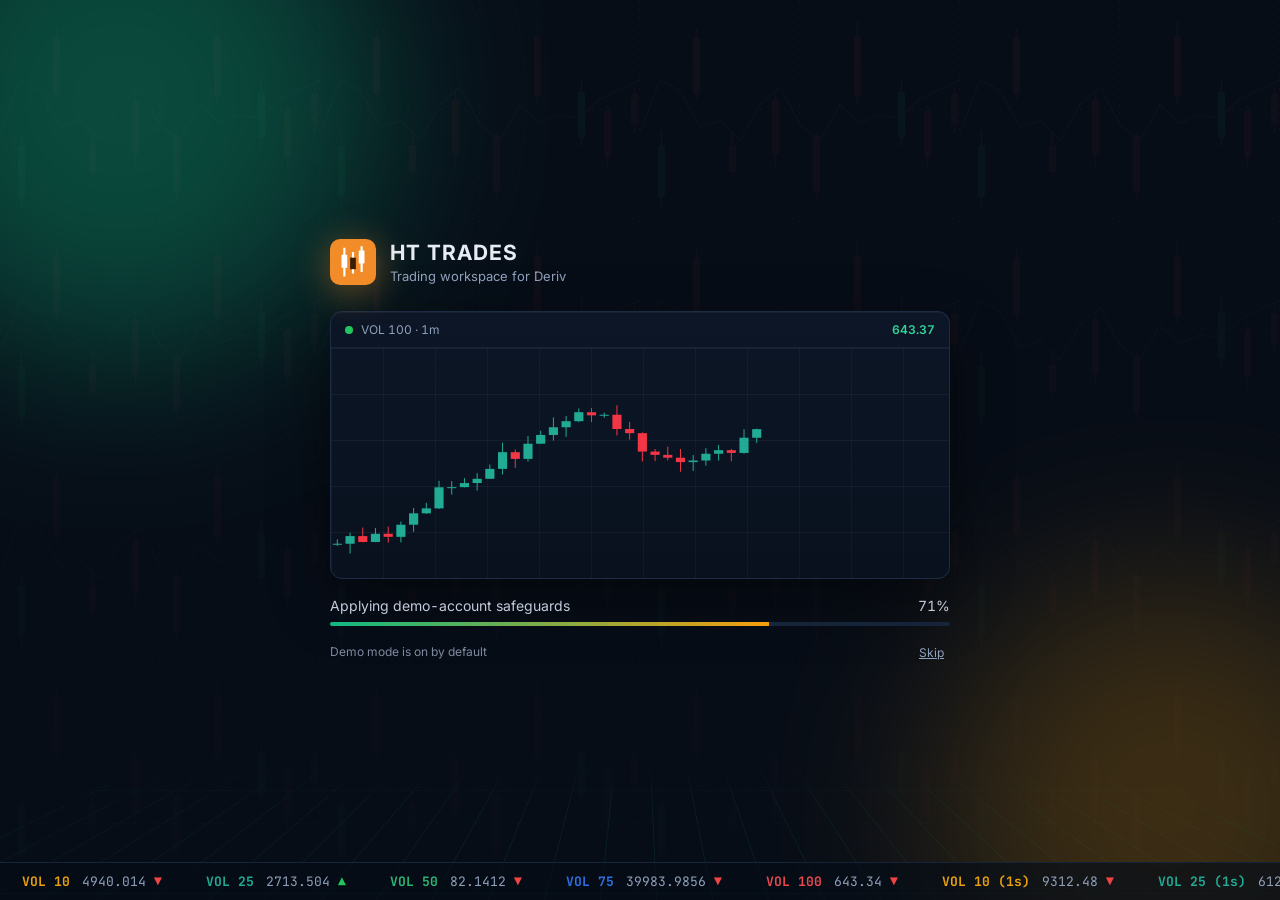
<file: index.html>
<!DOCTYPE html>
<html lang="en">
<head>
<meta charset="utf-8">
<meta name="viewport" content="width=device-width, initial-scale=1, viewport-fit=cover">
<title>HT TRADES · Deriv trading workspace</title>
<meta name="description" content="Build, test and run Deriv trading bots. Bot Builder, Free and Premium Bots, Quick Bot, Signal AI, Bulk Trader, Manual Trader, Auto Trader, charts and analysis in one workspace.">
<meta name="theme-color" content="#0f1724">
<link rel="icon" href="data:image/svg+xml,%3Csvg xmlns='http://www.w3.org/2000/svg' viewBox='0 0 32 32'%3E%3Crect width='32' height='32' rx='7' fill='%23f28c28'/%3E%3Crect x='8' y='11' width='4' height='9' fill='%23fff'/%3E%3Crect x='14' y='13' width='4' height='8' fill='%233b1d04'/%3E%3Crect x='20' y='8' width='4' height='9' fill='%23fff'/%3E%3C/svg%3E">
<link rel="preconnect" href="https://fonts.googleapis.com"><link rel="preconnect" href="https://fonts.gstatic.com" crossorigin>
<link rel="stylesheet" href="https://fonts.googleapis.com/css2?family=Inter:wght@400;500;600;700;800&family=JetBrains+Mono:wght@400;600&display=swap">
<link rel="stylesheet" href="css/base.css?v=20261108a"><link rel="stylesheet" href="css/boot.css?v=20261108a"><link rel="stylesheet" href="css/landing.css?v=20261108a"><link rel="stylesheet" href="css/app.css?v=20261108a"><link rel="stylesheet" href="css/pages.css?v=20261108a"><link rel="stylesheet" href="css/theme.css?v=20261108a">
</head>
<body data-view="boot">
<section id="boot">
 <div class="bbg" aria-hidden="true"><i class="glow g1"></i><i class="glow g2"></i><div class="bgrid"></div></div>
 <div class="btk" aria-hidden="true"><div id="btk"></div></div>
 <div class="bx">
  <div class="brandlock"><svg viewBox="0 0 32 32" aria-hidden="true"><rect width="32" height="32" rx="7" fill="#f28c28"/><path d="M10 6v20M16 9v15M22 5v18" stroke="#fff" stroke-width="1.5"/><rect x="8" y="11" width="4" height="9" fill="#fff"/><rect x="14" y="13" width="4" height="8" fill="#3b1d04"/><rect x="20" y="8" width="4" height="9" fill="#fff"/></svg><div><b>HT TRADES</b><span>Trading workspace for Deriv</span></div></div>
  <div class="bchart"><div class="bch"><span><i class="ldot"></i>VOL 100 · 1m</span><span id="bpx">—</span></div><canvas id="bcv"></canvas></div>
  <div class="bmeta"><span id="bst">Initialising workspace</span><span id="bpc">0%</span></div>
  <div class="pb"><b id="bp"></b></div>
  <div class="bfoot"><span>Demo mode is on by default</span><button id="skip">Skip</button></div>
 </div>
</section>

<main id="landing" hidden>
 <header class="ln"><div class="wd">
  <a class="logo" href="#top" aria-label="HT TRADES home"><svg viewBox="0 0 32 32" aria-hidden="true"><rect width="32" height="32" rx="7" fill="#f28c28"/><path d="M10 6v20M16 9v15M22 5v18" stroke="#fff" stroke-width="1.5"/><rect x="8" y="11" width="4" height="9" fill="#fff"/><rect x="14" y="13" width="4" height="8" fill="#3b1d04"/><rect x="20" y="8" width="4" height="9" fill="#fff"/></svg><span>HT <b class="or">TRADES</b></span></a>
  <nav class="lk" id="lk"><a href="#platform">Platform</a><a href="#tools">Tools</a><a href="#markets">Markets</a><a href="#how">How it works</a><a href="#faq">FAQ</a><a href="#risk">Risk</a><button class="mo" data-login>Log in</button><button class="mo" data-signup>Sign up</button></nav>
  <div class="la"><button class="btn b-ln" data-login>Log in</button><button class="btn b-or" data-signup>Sign up</button><button class="mnu" id="mnu" aria-label="Open menu" aria-expanded="false"><svg viewBox="0 0 24 24"><path d="M4 7h16M4 12h16M4 17h16"/></svg></button></div>
 </div></header>
 <div class="tick" id="top"><div id="tk"></div></div>
 <section class="wd hero tilebg-d">
  <div>
   <h1>Build, test and run Deriv trading bots in one workspace</h1>
   <p>Assemble strategies from blocks, follow live market data, and practise on a demo account before you use real funds.</p>
   <div class="cta"><button class="btn b-or" data-login>Log in with Deriv</button><button class="btn b-ln" data-go="app">Explore the demo</button></div>
   <ul class="facts"><li>Demo account by default</li><li>Live Deriv market data</li><li>No coding required</li></ul>
  </div>
  <div class="pn">
   <div class="ph"><div><b id="lcn"></b><span class="sub">1-minute candles</span></div><div class="pp"><b id="lcp"></b><span id="lcc"></span></div></div>
   <div class="tabs" id="lt"></div>
   <canvas id="hc"></canvas>
   <div class="pf sub" id="lcs"></div>
  </div>
 </section>
 <section class="sec wd" id="platform"><h2>Everything you need to run a strategy</h2><p class="lead">One workspace for building, testing and trading, so you spend your time on the strategy rather than the tooling.</p><div class="fg"><div><svg class="ico" viewBox="0 0 24 24"><path d="M4 4h7v7H4zM13 13h7v7h-7zM13 4h7v4h-7zM4 15h7v5H4z"/></svg><h3>Bot Builder</h3><p>Set trade parameters, a buy condition, limits and loss handling, then save, load and run.</p></div><div><svg class="ico" viewBox="0 0 24 24"><path d="M13 3L5 14h6l-1 7 8-11h-6z"/></svg><h3>Quick, Speed and Bulk</h3><p>Run a ready-made bot, trade every tick with Speed Bot, or place several contracts at once.</p></div><div><svg class="ico" viewBox="0 0 24 24"><path d="M4 6h16M4 12h16M4 18h16M9 4v4M15 10v4M8 16v4"/></svg><h3>Manual Trader</h3><p>Trade contract by contract with the live chart beside you.</p></div><div><svg class="ico" viewBox="0 0 24 24"><path d="M8 8h11v11H8zM5 16V5h11"/></svg><h3>Copy Trading</h3><p>Follow the HT TRADES master account and mirror its trades.</p></div><div><svg class="ico" viewBox="0 0 24 24"><path d="M5 20V10M12 20V4M19 20v-7"/></svg><h3>Charts and analysis</h3><p>Live candles, digit statistics and signals calculated from real tick data.</p></div><div><svg class="ico" viewBox="0 0 24 24"><path d="M12 3l8 3v6c0 5-3.5 8-8 9-4.5-1-8-4-8-9V6zM12 8v5M12 16h.01"/></svg><h3>Risk Calculator and Reports</h3><p>Size stakes before you run a bot, then review every settled contract and export it.</p></div></div></section>
 <section class="sec wd" id="tools"><h2>The tools inside</h2><p class="lead">Every tab in the workspace, grouped by what you are trying to do.</p>
  <div class="tl">
   <div><b>Automate</b><p>Bot Builder · Quick Bot · Free Bots · Premium Bots · Auto Trader · Speed Lab</p></div>
   <div><b>Trade by hand</b><p>Manual Trader · Bulk Trader · Copy Trading</p></div>
   <div><b>Read the market</b><p>Charts · Analysis Tools · Signals · Signal AI</p></div>
   <div><b>Stay in control</b><p>Risk Calculator · Reports · Tutorials</p></div>
  </div></section>
 <section class="sec wd" id="markets"><h2>Synthetic indices</h2><p class="lead">Prices stream from Deriv when connected. Change is measured over the last hour.</p>
  <div class="tw"><table class="mk"><thead><tr><th>Index</th><th>Last price</th><th>1h change</th><th>1h trend</th></tr></thead><tbody id="mt"></tbody></table></div><p class="sub" id="mns" style="margin-top:10px"></p></section>
 <section class="sec wd" id="how"><h2>How it works</h2><p class="lead">Go from login to a tested strategy in three steps.</p>
  <div class="st"><div><span>Step 1</span><b>Log in with Deriv</b><p>Log in once with Deriv and come straight back. Your Deriv demo and real accounts appear here.</p></div><div><span>Step 2</span><b>Build or load a bot</b><p>Start from a free bot, import a file, or set up the blocks yourself.</p></div><div><span>Step 3</span><b>Test on demo, then go live</b><p>Run the strategy on a demo account first, and switch to real funds only when you choose to.</p></div></div></section>
 <section class="sec wd" id="faq"><h2>Questions</h2><p class="lead">Short answers to what new users ask first.</p><div class="fq" id="lfq"></div></section>
 <section class="sec wd" id="risk"><div class="rk"><b>Risk warning.</b> Deriv offers complex derivatives that can lose money rapidly. Demo results do not guarantee live performance. Trade only with money you can afford to lose.</div></section>
 <section class="band tilebg-d"><h2>Start on a demo account</h2><p>Practise with 10,000 USD of virtual funds. No card needed.</p><div class="cta" style="justify-content:center"><button class="btn b-or" data-signup>Create a free account</button><button class="btn b-ln" data-go="app">Open the demo</button></div></section>
 <footer class="wd lf">
  <div class="lfg">
   <div><a class="logo" href="#top"><svg viewBox="0 0 32 32" aria-hidden="true"><rect width="32" height="32" rx="7" fill="#f28c28"/><rect x="8" y="11" width="4" height="9" fill="#fff"/><rect x="14" y="13" width="4" height="8" fill="#3b1d04"/><rect x="20" y="8" width="4" height="9" fill="#fff"/></svg><span>HT <b class="or">TRADES</b></span></a><p>An independent third-party tool built on the Deriv API. HT TRADES is not operated by Deriv.</p></div>
   <div><b>Workspace</b><a href="#platform">Platform</a><a href="#tools">Tools</a><a href="#markets">Markets</a><a href="#faq">FAQ</a></div>
   <div><b>Deriv</b><a href="https://deriv.com" target="_blank" rel="noopener">deriv.com</a><a href="https://app.deriv.com/account/api-token" target="_blank" rel="noopener">API token</a><a href="https://api.deriv.com" target="_blank" rel="noopener">Deriv API</a></div>
   <div><b>Account</b><button data-login>Log in</button><button data-signup>Sign up</button><button data-go="app">Demo workspace</button></div>
  </div>
  <p class="lcopy">© <span id="yr">2026</span> HT TRADES. Trading derivatives carries a high risk of loss.</p>
 </footer>
</main>

<div id="app" hidden>
 <header class="appbar">
  <a class="brand" href="#" data-go="landing" aria-label="HT TRADES home"><span class="bl"><svg viewBox="0 0 32 32" aria-hidden="true"><rect width="32" height="32" rx="7" fill="#f28c28"/><path d="M10 6v20M16 9v15M22 5v18" stroke="#fff" stroke-width="1.5"/><rect x="8" y="11" width="4" height="9" fill="#fff"/><rect x="14" y="13" width="4" height="8" fill="#3b1d04"/><rect x="20" y="8" width="4" height="9" fill="#fff"/></svg></span><span class="bt"><b>HT TRADES</b></span></a>
  <div class="acct"><button class="abtn" id="ab-btn" aria-label="Accounts" aria-expanded="false"><span class="coin" id="ak"><svg viewBox="0 0 32 32" aria-hidden="true"><circle cx="16" cy="16" r="16" fill="currentColor"/><path d="M11.5 9.5h5a6.5 6.5 0 0 1 0 13h-5zM8 13.5h7M8 18.5h7" fill="none" stroke="#fff" stroke-width="2.2" stroke-linecap="round" stroke-linejoin="round"/></svg></span><span class="abx"><small id="atg">Demo</small><b class="bal" id="ab">10,000.00 USD</b></span><svg class="chev" viewBox="0 0 24 24"><path d="M6 9l6 6 6-6"/></svg></button><button class="ic prof" id="pf" aria-label="Account menu"><svg viewBox="0 0 24 24"><circle cx="12" cy="12" r="10"/><circle cx="12" cy="10" r="3"/><path d="M6.5 19c1.5-3 9.5-3 11 0"/></svg></button>
   <div class="pop" id="pop" hidden><div class="at"><button data-t="real">Real</button><button data-t="demo" class="on">Demo</button></div><div class="pop-h" id="ph2"><span>Deriv accounts</span><svg viewBox="0 0 24 24"><path d="M6 15l6-6 6 6"/></svg></div><div id="ad"></div><div class="pop-f" id="pft"></div><button class="lo" id="lgo"><span>Log out</span><svg viewBox="0 0 24 24"><path d="M10 4H5v16h5M14 8l4 4-4 4M18 12H9"/></svg></button></div></div>
 </header>
 <div class="nvw" id="nvw"><button class="nva l" id="nvl" aria-label="Scroll tabs left" tabindex="-1"><svg viewBox="0 0 24 24"><path d="M15 6l-6 6 6 6"/></svg></button><nav class="nv" id="nv" aria-label="Workspace"></nav><button class="nva r" id="nvr" aria-label="Scroll tabs right" tabindex="-1"><svg viewBox="0 0 24 24"><path d="M9 6l6 6-6 6"/></svg></button></div>
 <div class="tick2"><div id="tk2"></div></div>
 <div class="warn" id="wn"></div>
 <main class="wrap" id="pg"></main>
 <footer class="dock">
  <button class="risk-b" id="rk">Risk Disclaimer</button>
  <div class="rg"><button class="run" id="rn"></button><label class="exec"><span><small>EXECUTION</small><b id="exv">SLOW</b></span><input type="checkbox" id="ext"><i></i></label><div class="bsb" id="bsb"><b id="bs">Bot is not running</b><span class="dots3"><i></i><i></i><i></i></span></div></div>
  <div class="dr"><span class="dot" id="fdot"></span><span id="ck"></span><button class="ic" id="th" title="Toggle theme" aria-label="Toggle theme"><svg viewBox="0 0 24 24"><circle cx="12" cy="12" r="4"/><path d="M12 2v3M12 19v3M2 12h3M19 12h3M5 5l2 2M17 17l2 2M19 5l-2 2M7 17l-2 2"/></svg></button><button class="ic" id="lgx" title="Log out" aria-label="Log out"><svg viewBox="0 0 24 24"><path d="M10 4H5v16h5M14 8l4 4-4 4M18 12H9"/></svg></button><button class="ic" id="fsb" title="Fullscreen" aria-label="Fullscreen"><svg viewBox="0 0 24 24"><path d="M4 9V4h5M15 4h5v5M20 15v5h-5M9 20H4v-5"/></svg></button></div>
 </footer>
 <button class="aib" id="ai" aria-label="Open assistant"><b>AI</b><i></i></button>
 <aside class="help" id="help" hidden aria-label="AI market scanner">
  <div class="hh"><b>AI Market Scanner</b><button class="ic" id="hx" aria-label="Close"><svg viewBox="0 0 24 24"><path d="M6 6l12 12M18 6L6 18"/></svg></button></div>
  <div class="htabs"><button type="button" data-ht="scan" class="on">Scanner</button><button type="button" data-ht="faq">Help</button></div>
  <div class="hpane" id="hp-scan">
   <div class="sch"><div class="rad" id="rad" aria-hidden="true"><i></i><i></i><i></i></div><div class="sct"><b id="scs">Ready</b><small id="sct">Scans every market for the strongest signal</small><span class="spr"><i id="scp"></i></span></div><button type="button" class="btn b-or" id="scr">Rescan</button></div>
   <div class="scf" id="scf"></div>
   <div class="scl2" id="scl2"></div>
   <p class="scn">Based on recent tick frequencies. Synthetic markets are random, so a strong reading does not guarantee the next trade wins.</p>
  </div>
  <div class="hpane" id="hp-faq" hidden>
   <div class="hs"><input id="hq" placeholder="Ask a question, e.g. martingale" autocomplete="off"></div>
   <div class="hl" id="hl"></div>
   <div class="hf"><button class="btn b-or full" data-page="Tutorials">Open tutorials</button></div>
  </div>
 </aside>
 <div class="dwb" id="dwb" hidden></div>
 <aside class="drw" id="dw" hidden aria-label="Menu"><div class="dwt"><span class="brand sm"><span class="bl"><svg viewBox="0 0 32 32" aria-hidden="true"><rect width="32" height="32" rx="7" fill="#f28c28"/><path d="M10 6v20M16 9v15M22 5v18" stroke="#fff" stroke-width="1.5"/><rect x="8" y="11" width="4" height="9" fill="#fff"/><rect x="14" y="13" width="4" height="8" fill="#3b1d04"/><rect x="20" y="8" width="4" height="9" fill="#fff"/></svg></span><span class="bt"><b>HT TRADES</b></span></span><button class="ic" id="dwx" aria-label="Close menu"><svg viewBox="0 0 24 24"><path d="M6 6l12 12M18 6L6 18"/></svg></button></div><div class="dwl" id="dwl"></div></aside>
</div>
<dialog id="lsetup"><h3>Deriv login is not connected yet</h3><p>Set your HT TRADES app ID (APP_ID) in <b>js/config.js</b>. In Deriv's app registration its redirect URL must be this site's address. Details are in the README.</p><button class="btn b-wh" data-go="app">Explore the demo instead</button><form method="dialog"><button class="btn b-ln">Close</button></form></dialog>
<dialog id="sg"><h3>Create your account</h3><p>HT TRADES runs on your Deriv account. Sign up with Deriv for free, then come back here and log in.</p><a class="btn b-or" id="sgo" href="https://deriv.com/signup/" target="_blank" rel="noopener">Sign up on Deriv</a><button class="btn b-wh" data-go="app">Try the demo first</button><p class="dsm">Already have an account? <button class="lnk" data-login>Log in</button></p><form method="dialog"><button class="btn b-ln">Cancel</button></form></dialog>
<dialog id="rkd"><h3>Risk disclaimer</h3><p>Deriv offers complex derivatives that carry a high risk of losing money rapidly. Demo results do not guarantee live performance. Only trade what you can afford to lose.</p><form method="dialog"><button class="btn b-or">I understand</button></form></dialog>
<dialog id="cf"><h3>Switch to your real account?</h3><p>Contracts you buy on a real account use real money from your Deriv balance and carry a high risk of loss. Running bots stop when you switch.</p><button class="btn b-or" id="cfy">Switch to real</button><form method="dialog"><button class="btn b-ln">Cancel</button></form></dialog>
<dialog id="qsd" class="wide"></dialog>
<dialog id="gd" class="wide"></dialog>
<div id="ovl" hidden><div class="ovb"><span class="spin"></span><b id="ovt"></b><small id="ovs"></small></div></div>
<div id="toast" role="status" aria-live="polite" hidden></div>

<script src="js/config.js?v=20261108a"></script>
<script src="js/oauth.js?v=20261108a"></script>
<script src="js/core.js?v=20261108a"></script>
<script src="js/chart.js?v=20261108a"></script>
<script src="js/boot.js?v=20261108a"></script>
<script src="js/engine.js?v=20261108a"></script>
<script src="js/deriv.js?v=20261108a"></script>
<script src="js/kit.js?v=20261108a"></script>
<script src="js/p1.js?v=20261108a"></script>
<script src="js/p2.js?v=20261108a"></script>
<script src="js/p3.js?v=20261108a"></script>
<script src="js/p4.js?v=20261108a"></script>
<script src="js/account.js?v=20261108a"></script>
<script src="js/admin.js?v=20261108a"></script>
<script src="js/ui.js?v=20261108a"></script>
<script src="js/help.js?v=20261108a"></script>
<script src="js/feed.js?v=20261108a"></script>
</body>
</html>
</file>
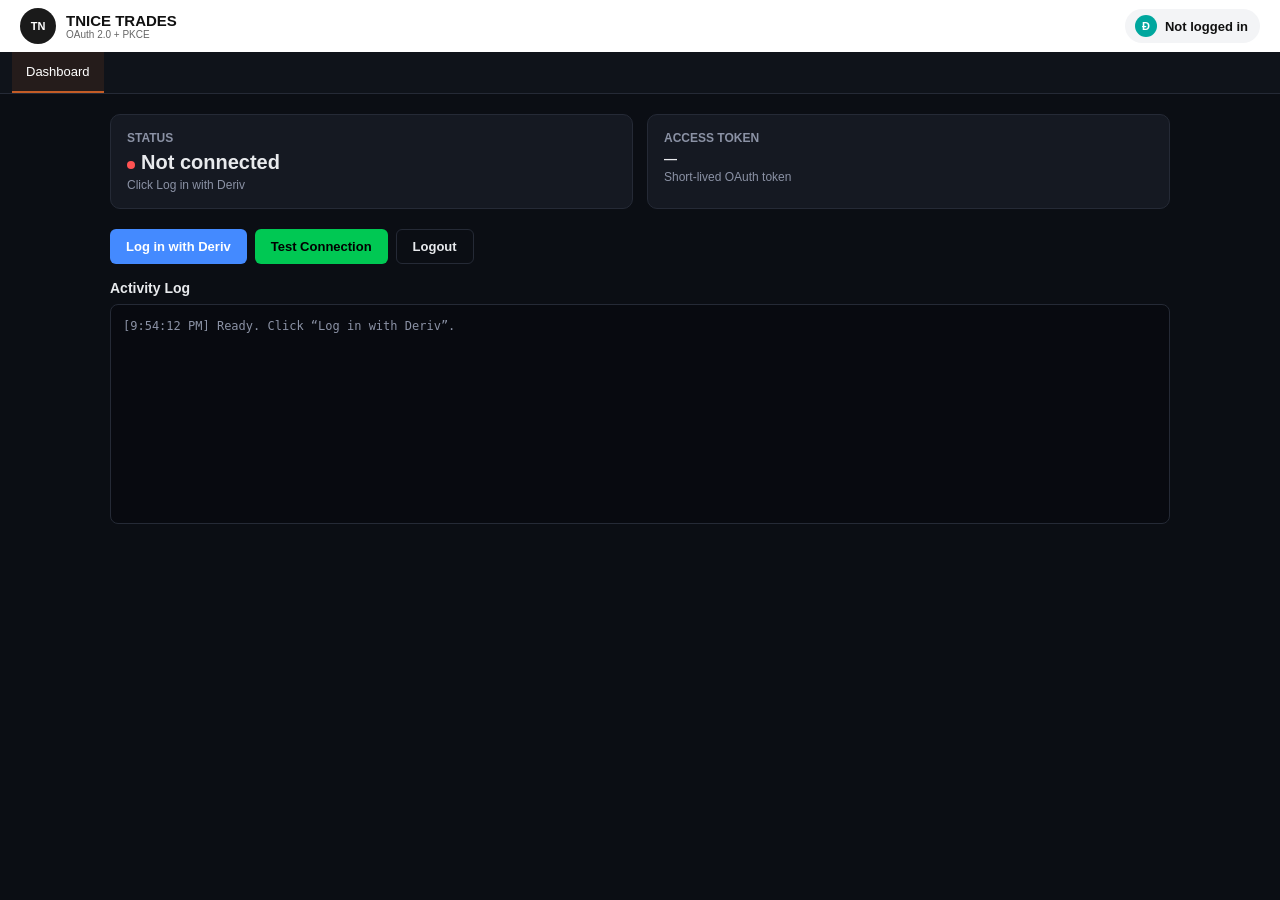
<file: indeax.html>
<!DOCTYPE html>
<html lang="en">
<head>
<meta charset="UTF-8" />
<meta name="viewport" content="width=device-width, initial-scale=1.0" />
<title>TNICE Admin – OAuth 2.0</title>
<style>
  :root {
    --bg: #0b0e14; --card: #151922; --border: #252a36;
    --text: #e8eaed; --muted: #8b92a5; --green: #00c853;
    --red: #ff5252; --blue: #448aff; --orange: #ffab40; --accent: #c45c26;
  }
  * { box-sizing: border-box; margin: 0; padding: 0; }
  body { font-family: -apple-system, BlinkMacSystemFont, "Segoe UI", Roboto, sans-serif; background: var(--bg); color: var(--text); min-height: 100vh; }
  .brandbar { display: flex; align-items: center; justify-content: space-between; padding: 8px 20px; background: #fff; color: #111; }
  .logo-wrap { display: flex; align-items: center; gap: 10px; }
  .logo-circle { width: 36px; height: 36px; border-radius: 50%; background: #1a1a1a; color: #fff; display: flex; align-items: center; justify-content: center; font-weight: 800; font-size: 11px; }
  .brand-name { font-weight: 800; font-size: 15px; }
  .brand-sub { font-size: 10px; color: #666; }
  .header-right { position: relative; }
  .account-pill { display: flex; align-items: center; gap: 8px; background: #f3f4f6; border-radius: 24px; padding: 6px 12px 6px 10px; cursor: pointer; font-size: 13px; font-weight: 600; }
  .account-pill .coin { width: 22px; height: 22px; border-radius: 50%; background: #00a79e; color: #fff; display: grid; place-items: center; font-size: 11px; font-weight: 700; }
  .mainnav { display: flex; gap: 2px; padding: 0 12px; background: #0f131a; border-bottom: 1px solid var(--border); overflow-x: auto; }
  .mainnav a { display: flex; align-items: center; gap: 6px; padding: 12px 14px; color: var(--muted); text-decoration: none; font-size: 13px; white-space: nowrap; border-bottom: 2px solid transparent; }
  .mainnav a.active { color: #fff; border-bottom-color: var(--accent); background: rgba(196,92,38,.12); }
  .main { padding: 20px; max-width: 1100px; margin: 0 auto; }
  .grid { display: grid; grid-template-columns: repeat(auto-fit, minmax(220px, 1fr)); gap: 14px; margin-bottom: 20px; }
  .card { background: var(--card); border: 1px solid var(--border); border-radius: 10px; padding: 16px; }
  .card h3 { font-size: 12px; color: var(--muted); margin-bottom: 6px; text-transform: uppercase; }
  .card .value { font-size: 20px; font-weight: 700; }
  .card .sub { font-size: 12px; color: var(--muted); margin-top: 4px; }
  .btn { background: var(--blue); color: #fff; border: none; padding: 9px 16px; border-radius: 6px; font-size: 13px; cursor: pointer; font-weight: 600; }
  .btn-green { background: var(--green); color: #000; }
  .btn-outline { background: transparent; border: 1px solid var(--border); color: var(--text); }
  .log-box { background: #080a10; border: 1px solid var(--border); border-radius: 8px; padding: 12px; height: 220px; overflow-y: auto; font-family: ui-monospace, monospace; font-size: 12px; line-height: 1.5; }
  .log-box .info { color: var(--muted); }
  .log-box .ok { color: var(--green); }
  .log-box .err { color: var(--red); }
  .log-box .warn { color: var(--orange); }
  .status-dot { display: inline-block; width: 8px; height: 8px; border-radius: 50%; margin-right: 6px; }
  .status-dot.on { background: var(--green); }
  .status-dot.off { background: var(--red); }
</style>
</head>
<body>

<div class="brandbar">
  <div class="logo-wrap">
    <div class="logo-circle">TN</div>
    <div>
      <div class="brand-name">TNICE TRADES</div>
      <div class="brand-sub">OAuth 2.0 + PKCE</div>
    </div>
  </div>
  <div class="header-right">
    <div class="account-pill">
      <span class="coin">Đ</span>
      <span id="pillBalance">Not logged in</span>
    </div>
  </div>
</div>

<nav class="mainnav">
  <a href="#" class="active">Dashboard</a>
</nav>

<div class="main">
  <div class="grid">
    <div class="card">
      <h3>Status</h3>
      <div class="value" id="statusText"><span class="status-dot off"></span>Not connected</div>
      <div class="sub" id="statusSub">Click Log in with Deriv</div>
    </div>
    <div class="card">
      <h3>Access Token</h3>
      <div class="value" id="tokenPreview" style="font-size:13px; word-break:break-all;">—</div>
      <div class="sub">Short-lived OAuth token</div>
    </div>
  </div>

  <div style="margin-bottom:16px; display:flex; gap:8px; flex-wrap:wrap;">
    <button class="btn" onclick="startLogin()">Log in with Deriv</button>
    <button class="btn btn-green" onclick="testConnection()">Test Connection</button>
    <button class="btn btn-outline" onclick="logout()">Logout</button>
  </div>

  <h3 style="margin:12px 0 8px; font-size:14px;">Activity Log</h3>
  <div class="log-box" id="logBox"></div>
</div>

<script>
const CLIENT_ID = "34FywFYdRovCPnNKFukpx";          // ← your new App ID
const REDIRECT_URI = "https://ht-trades-production.up.railway.app/";
const SCOPES = "trade account_manage";

function log(msg, type = "info") {
  const box = document.getElementById("logBox");
  const line = document.createElement("div");
  line.className = type;
  line.textContent = `[${new Date().toLocaleTimeString()}] ${msg}`;
  box.appendChild(line);
  box.scrollTop = box.scrollHeight;
  console.log(`[${type}]`, msg);
}

// ---------- PKCE helpers ----------
function generateRandomString(length = 64) {
  const chars = "ABCDEFGHIJKLMNOPQRSTUVWXYZabcdefghijklmnopqrstuvwxyz0123456789-._~";
  let result = "";
  const array = new Uint8Array(length);
  crypto.getRandomValues(array);
  array.forEach(x => result += chars[x % chars.length]);
  return result;
}

async function sha256(plain) {
  const encoder = new TextEncoder();
  const data = encoder.encode(plain);
  const hash = await crypto.subtle.digest("SHA-256", data);
  return btoa(String.fromCharCode(...new Uint8Array(hash)))
    .replace(/\+/g, "-").replace(/\//g, "_").replace(/=+$/, "");
}

// ---------- Login ----------
async function startLogin() {
  const verifier = generateRandomString(64);
  const challenge = await sha256(verifier);
  const state = generateRandomString(32);

  sessionStorage.setItem("pkce_verifier", verifier);
  sessionStorage.setItem("oauth_state", state);

  const params = new URLSearchParams({
    response_type: "code",
    client_id: CLIENT_ID,
    redirect_uri: REDIRECT_URI,
    scope: SCOPES,
    state: state,
    code_challenge: challenge,
    code_challenge_method: "S256"
  });

  window.location.href = `https://auth.deriv.com/oauth2/auth?${params.toString()}`;
}

// ---------- Handle callback ----------
async function handleCallback() {
  const params = new URLSearchParams(window.location.search);
  const code = params.get("code");
  const state = params.get("state");
  const error = params.get("error");

  if (error) {
    log("OAuth error: " + error, "err");
    return;
  }

  if (!code) return; // normal page load

  // Clean the URL
  window.history.replaceState({}, document.title, window.location.pathname);

  const savedState = sessionStorage.getItem("oauth_state");
  if (state !== savedState) {
    log("State mismatch – possible CSRF", "err");
    return;
  }

  const verifier = sessionStorage.getItem("pkce_verifier");
  if (!verifier) {
    log("Missing code_verifier", "err");
    return;
  }

  log("Exchanging code for access token...", "info");

  try {
    const res = await fetch("https://auth.deriv.com/oauth2/token", {
      method: "POST",
      headers: { "Content-Type": "application/x-www-form-urlencoded" },
      body: new URLSearchParams({
        grant_type: "authorization_code",
        client_id: CLIENT_ID,
        code: code,
        redirect_uri: REDIRECT_URI,
        code_verifier: verifier
      })
    });

    const data = await res.json();

    if (!res.ok) {
      log("Token exchange failed: " + (data.error_description || data.error || res.status), "err");
      console.error(data);
      return;
    }

    // Success
    localStorage.setItem("deriv_access_token", data.access_token);
    if (data.refresh_token) localStorage.setItem("deriv_refresh_token", data.refresh_token);

    log("Login successful!", "ok");
    document.getElementById("tokenPreview").textContent = data.access_token.slice(0, 40) + "...";
    document.getElementById("statusText").innerHTML = `<span class="status-dot on"></span>Logged in`;
    document.getElementById("statusSub").textContent = "OAuth 2.0 token received";
    document.getElementById("pillBalance").textContent = "Logged in";

  } catch (e) {
    log("Network error during token exchange: " + e.message, "err");
  }
}

// ---------- Test the token ----------
async function testConnection() {
  const token = localStorage.getItem("deriv_access_token");
  if (!token) return log("No access token. Please log in first.", "err");

  log("Testing token against Deriv API...", "info");

  try {
    // Simple test – list accounts (new API)
    const res = await fetch("https://api.derivws.com/trading/v1/options/accounts", {
      headers: {
        "Authorization": `Bearer ${token}`,
        "Content-Type": "application/json"
      }
    });

    const data = await res.json();
    if (!res.ok) {
      log("API test failed: " + res.status, "err");
      console.error(data);
      return;
    }

    log("Token is valid! Accounts received.", "ok");
    console.log(data);
  } catch (e) {
    log("Test error: " + e.message, "err");
  }
}

function logout() {
  localStorage.removeItem("deriv_access_token");
  localStorage.removeItem("deriv_refresh_token");
  document.getElementById("tokenPreview").textContent = "—";
  document.getElementById("statusText").innerHTML = `<span class="status-dot off"></span>Not connected`;
  document.getElementById("statusSub").textContent = "Click Log in with Deriv";
  document.getElementById("pillBalance").textContent = "Not logged in";
  log("Logged out", "warn");
}

// Start
handleCallback();
log("Ready. Click “Log in with Deriv”.", "info");
</script>
</body>
</html>
</file>
<file: css/base.css>
:root{box-sizing:border-box;padding-top:env(safe-area-inset-top,0px);padding-bottom:env(safe-area-inset-bottom,0px);
--bg:#f3f5fa;--card:#fff;--ink:#0f1a2b;--mut:#5d6a84;--line:#e3e8f0;--or:#f28c28;--or2:#c8600c;--cy:#22d3ee;--up:#12a372;--dn:#e5484d;--nav:#0a1220;
--font:"Inter","Segoe UI",Roboto,"Helvetica Neue",Arial,sans-serif}
@media(prefers-color-scheme:dark){:root:not([data-theme="light"]){--bg:#0b1220;--card:#121b2e;--ink:#e8eefb;--mut:#8b98b5;--line:#22304a;--up:#22c08a}}
:root[data-theme="dark"]{--bg:#0b1220;--card:#121b2e;--ink:#e8eefb;--mut:#8b98b5;--line:#22304a;--up:#22c08a}
html{scroll-padding-top:calc(72px + env(safe-area-inset-top,0px));scroll-behavior:smooth}
*,*:before,*:after{box-sizing:border-box}
body{margin:0;background:var(--bg);color:var(--ink);font-family:var(--font);-webkit-font-smoothing:antialiased}
body[data-view=boot],body[data-view=landing]{background:#0a0f18}
[hidden]{display:none!important}
button{font:inherit;cursor:pointer;border:0}
.mono{font-variant-numeric:tabular-nums}
.or{color:var(--or)}.cy{color:var(--cy)}.up{color:var(--up)}.dn{color:var(--dn)}
.logo{display:flex;align-items:center;gap:10px;font-weight:600;letter-spacing:.03em;color:inherit;text-decoration:none}
.logo svg{width:30px;height:30px;flex:none}
.btn{padding:12px 22px;border-radius:6px;font-weight:600;transition:background .15s,border-color .15s}
.b-or{background:var(--or2);color:#fff}.b-or:hover{background:#b45409}
.b-ln{background:transparent;color:#e8eefb;border:1px solid #33425f}.b-ln:hover{border-color:#5a6a88}
.b-wh{background:#fff;color:#0a1220}.b-wh:hover{background:#e7ecf4}
.btn.full{display:block;width:100%;margin-top:12px}

dialog{border:1px solid #1c2c48;border-radius:14px;background:#0d1728;color:#e8eefb;padding:26px;width:min(400px,92vw)}
dialog::backdrop{background:#000a;backdrop-filter:blur(3px)}
dialog h3{margin:0 0 6px;font-size:20px}
dialog p{color:#9fb0cc;line-height:1.5}dialog .btn{display:block;width:100%;margin-top:10px;text-align:center}
dialog a.btn{text-decoration:none}
dialog form{margin:0}
dialog .dsm{font-size:14px;margin:16px 0 4px;text-align:center}
.lnk{background:none;color:var(--or);font-weight:600;padding:0;text-decoration:underline;text-underline-offset:3px}
#toast{position:fixed;left:50%;transform:translateX(-50%);bottom:calc(84px + env(safe-area-inset-bottom,0px));background:#0a1220;color:#fff;padding:11px 16px;border-radius:8px;z-index:30;font-size:14px;max-width:min(520px,90vw);box-shadow:0 8px 30px #0005;border:1px solid #22304a}
:focus-visible{outline:2px solid var(--cy);outline-offset:2px}
@media(prefers-reduced-motion:reduce){*{animation:none!important;transition:none!important;scroll-behavior:auto!important}}
</file>
<file: css/boot.css>
/* Loading screen: trading backdrop + candle chart panel */
#boot{position:relative;min-height:100vh;display:grid;place-items:center;padding:24px;background:#070d17;color:#e7ecf4;overflow:hidden}
.bbg{position:absolute;inset:0;background-image:linear-gradient(180deg,rgba(7,13,23,.55),rgba(7,13,23,.92)),var(--tile-d);background-size:auto,320px 220px;animation:bgpan 60s linear infinite}
@keyframes bgpan{to{background-position:0 0,-320px -220px}}
.bgrid{position:absolute;inset:-50% -10% 0;background-image:linear-gradient(rgba(16,185,129,.10) 1px,transparent 1px),linear-gradient(90deg,rgba(16,185,129,.10) 1px,transparent 1px);background-size:56px 56px;transform:perspective(600px) rotateX(58deg);transform-origin:50% 100%;top:55%;mask-image:linear-gradient(180deg,transparent,#000 40%)}
.glow{position:absolute;border-radius:50%;filter:blur(90px);opacity:.35}
.glow.g1{width:520px;height:520px;background:#10b981;left:-140px;top:-160px;animation:gl 9s ease-in-out infinite alternate}
.glow.g2{width:460px;height:460px;background:#f59e0b;right:-120px;bottom:-140px;opacity:.22;animation:gl 11s ease-in-out infinite alternate-reverse}
@keyframes gl{to{transform:translate(60px,40px) scale(1.1)}}
.btk{position:absolute;left:0;right:0;bottom:0;overflow:hidden;white-space:nowrap;border-top:1px solid #16243a;background:rgba(7,13,23,.7);font:13px "JetBrains Mono",Consolas,monospace;color:#8fa0bb}
.btk>div{display:inline-block;padding:10px 0;animation:tk 50s linear infinite}.btk span{margin:0 22px}.btk b{font-weight:700;margin-right:4px}.btk em{font-style:normal}.btk .u{color:#22c55e}.btk .d{color:#ef4444}
.bx{position:relative;width:min(620px,100%)}
.brandlock{display:flex;align-items:center;gap:14px;margin-bottom:26px}
.brandlock svg{width:46px;height:46px;filter:drop-shadow(0 6px 18px rgba(242,140,40,.45))}
.brandlock b{display:block;font-size:21px;font-weight:700;letter-spacing:.05em}
.brandlock span{color:#8fa0bb;font-size:13px}
.bchart{border:1px solid #1d2c44;border-radius:12px;background:linear-gradient(180deg,#0c1626,#09111e);box-shadow:0 20px 60px rgba(0,0,0,.45),inset 0 1px 0 rgba(255,255,255,.04);overflow:hidden}
.bch{display:flex;justify-content:space-between;align-items:center;padding:10px 14px;border-bottom:1px solid #16243a;font-size:12px;color:#8fa0bb;font-variant-numeric:tabular-nums}.bch span{display:flex;align-items:center;gap:8px}#bpx{color:#34d399;font-weight:600}
.ldot{width:8px;height:8px;border-radius:50%;background:#22c55e;box-shadow:0 0 0 0 #22c55e88;animation:ld 1.6s infinite}@keyframes ld{70%{box-shadow:0 0 0 8px transparent}}
#bcv{width:100%;height:230px;display:block;background-image:linear-gradient(rgba(143,160,187,.08) 1px,transparent 1px),linear-gradient(90deg,rgba(143,160,187,.06) 1px,transparent 1px);background-size:100% 46px,52px 100%}
.bmeta{display:flex;justify-content:space-between;margin:18px 0 8px;font-size:14px;color:#c3ccdb;font-variant-numeric:tabular-nums}
.pb{height:4px;background:#16243a;border-radius:2px;overflow:hidden}
.pb b{display:block;height:100%;width:0;background:linear-gradient(90deg,#10b981,#f59e0b);box-shadow:0 0 12px #10b98188}
.bfoot{display:flex;justify-content:space-between;margin-top:18px;font-size:12px;color:#7d8aa0}
#skip{background:none;color:#8fa0bb;text-decoration:underline;font-size:12px}
@media(prefers-reduced-motion:reduce){.bbg,.glow,.btk>div{animation:none}}
</file>
<file: css/landing.css>
#landing{background:#0a0f18;color:#e7ecf4;line-height:1.5}
#landing a{color:inherit;text-decoration:none}
.wd{max-width:1200px;margin:0 auto;padding:0 24px}
.ln{position:sticky;top:env(safe-area-inset-top,0px);z-index:5;background:#0a0f18f2;border-bottom:1px solid #1d293b}
.ln .wd{display:flex;align-items:center;gap:32px;height:64px}
.lk{display:flex;gap:26px;flex:1;font-size:14px;color:#a5b0c2}
.lk a:hover{color:#fff}
.la{display:flex;gap:10px}.ln .btn{padding:9px 18px;font-size:14px}
.tick{overflow:hidden;white-space:nowrap;background:#0d1420;border-bottom:1px solid #1d293b;font-size:13px}
.tick>div{display:inline-block;padding:10px 0;animation:mq 60s linear infinite}
.ti{margin:0 24px;font-variant-numeric:tabular-nums}.ti b{color:#8895ab;font-weight:500;margin-right:8px}
@keyframes mq{to{transform:translateX(-50%)}}
.hero{display:grid;grid-template-columns:minmax(0,5fr) minmax(0,6fr);gap:56px;align-items:center;padding-top:72px;padding-bottom:64px}
.hero h1{font-size:clamp(32px,4.2vw,50px);line-height:1.12;font-weight:600;letter-spacing:-.015em;margin:0 0 18px}
.hero p{font-size:17px;line-height:1.6;color:#a5b0c2;margin:0 0 28px;max-width:520px}
.cta{display:flex;flex-wrap:wrap;gap:12px}
.facts{display:flex;flex-wrap:wrap;gap:8px 24px;margin:32px 0 0;padding:20px 0 0;border-top:1px solid #1d293b;list-style:none;color:#8895ab;font-size:13px}
.facts li:before{content:"";display:inline-block;width:6px;height:6px;border-radius:50%;background:#22ab94;margin-right:8px}
.pn{background:#0d1420;border:1px solid #1d293b;border-radius:8px}
.ph{display:flex;justify-content:space-between;align-items:flex-start;padding:16px 18px 10px}
.ph b{display:block;font-size:16px;font-weight:600}
.sub{color:#8895ab;font-size:12px}
.pp{text-align:right}.pp b{font-size:20px;font-variant-numeric:tabular-nums}.pp span{font-size:13px;font-weight:600}
.tabs{display:flex;gap:2px;padding:0 12px;border-bottom:1px solid #1d293b;overflow-x:auto}
.tabs button{background:none;color:#8895ab;padding:9px 12px;font-size:13px;border-bottom:2px solid transparent;white-space:nowrap}
.tabs button.on{color:#fff;border-bottom-color:#f28c28}
#hc{width:100%;height:340px;display:block}
.pf{padding:10px 18px;border-top:1px solid #1d293b}
.sec{padding-top:72px;padding-bottom:72px;border-top:1px solid #1d293b;scroll-margin-top:64px}
.sec h2,.band h2{font-size:28px;font-weight:600;margin:0 0 10px;letter-spacing:-.01em}
.lead{color:#a5b0c2;margin:0 0 36px;max-width:620px;line-height:1.6}
.fg{display:grid;grid-template-columns:repeat(auto-fit,minmax(280px,1fr));gap:1px;background:#1d293b;border:1px solid #1d293b;border-radius:8px;overflow:hidden}
.fg>div{background:#0d1420;padding:26px}
.ico{width:24px;height:24px;fill:none;stroke:#f28c28;stroke-width:1.6;stroke-linecap:round;stroke-linejoin:round;margin-bottom:14px}
.fg h3{margin:0 0 6px;font-size:16px;font-weight:600}.fg p{margin:0;color:#8895ab;font-size:14px;line-height:1.55}
table.mk{width:100%;border-collapse:collapse;font-size:14px;background:#0d1420}
.mk th{text-align:left;color:#8895ab;font-weight:500;font-size:12px;padding:12px 16px;border-bottom:1px solid #1d293b}
.mk td{padding:12px 16px;border-bottom:1px solid #1d293b;font-variant-numeric:tabular-nums}
.tw{border:1px solid #1d293b;border-radius:8px}
.st{display:grid;grid-template-columns:repeat(auto-fit,minmax(240px,1fr));gap:32px}
.st>div{border-top:2px solid #f28c28;padding-top:16px}
.st span{display:block;color:#f28c28;font-size:13px;font-weight:600;margin-bottom:8px}
.st b{display:block;font-size:16px;font-weight:600;margin-bottom:6px}.st p{margin:0;color:#8895ab;font-size:14px;line-height:1.55}
.rk{border:1px solid #3a2f18;background:#15110a;border-radius:8px;padding:18px 22px;color:#c9b483;font-size:14px;line-height:1.6}
.band{background:#0d1420;border-top:1px solid #1d293b;border-bottom:1px solid #1d293b;text-align:center;padding:64px 24px}
.band p{color:#a5b0c2;margin:0 0 24px}
.lf{padding-top:28px;padding-bottom:36px;color:#7d8aa0;font-size:13px;line-height:1.6}
@media(max-width:900px){.hero{grid-template-columns:minmax(0,1fr);padding-top:40px;gap:36px}.lk{display:none}.ln .wd{gap:12px;justify-content:space-between}#hc{height:260px}}

/* Landing additions: mobile menu, tools, FAQ, footer */
.ln .logo{flex:none}
.lk .mo{display:none}
.mnu{display:none;background:none;color:#e7ecf4;padding:6px;border-radius:6px}
.mnu svg{width:24px;height:24px;fill:none;stroke:currentColor;stroke-width:2;stroke-linecap:round;display:block}
.tl{display:grid;grid-template-columns:repeat(auto-fit,minmax(240px,1fr));gap:1px;background:#1d293b;border:1px solid #1d293b;border-radius:8px;overflow:hidden}
.tl>div{background:#0d1420;padding:22px 24px}
.tl b{display:block;font-weight:600;margin-bottom:6px;color:#f28c28}
.tl p{margin:0;color:#a5b0c2;font-size:14px;line-height:1.7}
.fq{display:grid;gap:8px;max-width:820px}
.fq details{border:1px solid #1d293b;border-radius:8px;background:#0d1420}
.fq summary{cursor:pointer;padding:16px 20px;font-weight:600;list-style:none;display:flex;justify-content:space-between;gap:16px}
.fq summary::-webkit-details-marker{display:none}
.fq summary:after{content:"+";color:#f28c28;font-weight:600;font-size:18px;line-height:1}
.fq details[open] summary:after{content:"−"}
.fq details p{margin:0;padding:0 20px 18px;color:#a5b0c2;line-height:1.6}
.lf{border-top:1px solid #1d293b;padding-top:44px}
.lfg{display:grid;grid-template-columns:2fr 1fr 1fr 1fr;gap:32px}
.lfg>div{display:grid;gap:10px;align-content:start}
.lfg b{color:#e7ecf4;font-weight:600;font-size:14px}
.lfg a,.lfg button{color:#8895ab;font-size:14px;background:none;padding:0;text-align:left;justify-self:start}
.lfg a:hover,.lfg button:hover{color:#fff}
.lfg p{margin:4px 0 0;max-width:340px}
.lcopy{margin:36px 0 0;padding-top:20px;border-top:1px solid #1d293b}
@media(max-width:900px){
 .mnu{display:block}
 .ln.open .lk{display:flex;position:absolute;top:64px;left:0;right:0;flex-direction:column;gap:2px;background:#0a0f18;padding:10px 24px 20px;border-bottom:1px solid #1d293b;box-shadow:0 20px 40px #0008}
 .ln.open .lk a,.ln.open .lk .mo{display:block;padding:12px 0;font-size:16px;color:#e7ecf4;background:none;text-align:left;border-bottom:1px solid #1d293b}
 .lfg{grid-template-columns:1fr 1fr}.lfg>div:first-child{grid-column:1/-1}}
@media(max-width:520px){.la .b-ln{display:none}.ln .btn{padding:8px 14px}.hero h1{font-size:30px}.sec{padding-top:52px;padding-bottom:52px}}

/* ===== Small-screen hardening ===== */
html,body{max-width:100%;overflow-x:clip}
.hero>*,.pn,.fg>div,.tl>div,.st>div,.lfg>div{min-width:0}
.hero h1,.hero p,.lead,.fq summary,.rk{overflow-wrap:anywhere}
.tw{overflow-x:auto;-webkit-overflow-scrolling:touch}
@media(max-width:900px){
 .wd{padding-left:max(16px,env(safe-area-inset-left,0px));padding-right:max(16px,env(safe-area-inset-right,0px))}
 .fg,.tl,.st{grid-template-columns:minmax(0,1fr)}
 .sec h2,.band h2{font-size:24px}
 .ph{gap:12px}.pp b{font-size:18px}
}
@media(max-width:520px){
 .hero{padding-top:28px;padding-bottom:40px;gap:28px}
 .hero p{font-size:15px;margin-bottom:22px}
 .cta{flex-direction:column}.cta .btn{width:100%;text-align:center}
 .facts{gap:6px 16px;margin-top:24px;padding-top:16px}
 #hc{height:220px}
 .ph{padding:14px 14px 8px}.pf{padding:10px 14px}
 .fg>div,.tl>div{padding:20px}
 .mk th,.mk td{padding:10px 12px;white-space:nowrap}
 .band{padding:48px 16px}.band .cta{align-items:stretch}
 .lfg{grid-template-columns:1fr}
 .ln .wd{height:56px}.ln.open .lk{top:56px;padding:8px 16px 16px}
}
@media(max-width:360px){.ln .btn{padding:7px 10px;font-size:13px}.logo span{font-size:15px}.hero h1{font-size:26px}}
</file>
<file: css/app.css>
/* ===== App shell ===== */
:root{--bg:#f6f7f9;--card:#fff;--ink:#141b2d;--mut:#5f6b80;--line:#e3e7ee;--soft:#f1f3f7;--navbg:#1b2232;--act:#8a3d0b;--teal:#3fa7a1;--teal2:#2c8f8a;--gold:#f6c33a;--or:#f28c28;--or2:#c8600c;--up:#12a372;--dn:#e5484d;--blk:#0d3c66}
@media(prefers-color-scheme:dark){:root:not([data-theme="light"]){--bg:#0b1220;--card:#121b2e;--ink:#e8eefb;--mut:#8b98b5;--line:#22304a;--soft:#18233a;--up:#22c08a}}
:root[data-theme="dark"]{--bg:#0b1220;--card:#121b2e;--ink:#e8eefb;--mut:#8b98b5;--line:#22304a;--soft:#18233a;--up:#22c08a}
body[data-view=app]{background:var(--bg)}
#app{min-height:100vh;display:flex;flex-direction:column}
svg{flex:none}
#app svg:not([fill]){fill:none;stroke:currentColor;stroke-width:1.8;stroke-linecap:round;stroke-linejoin:round}
/* header */
.appbar{display:flex;align-items:center;justify-content:space-between;gap:16px;padding:10px 22px;background:var(--card);border-bottom:1px solid var(--line);position:sticky;top:0;z-index:20}
.brand{display:flex;align-items:center;gap:12px;text-decoration:none;color:var(--ink)}
.brand .bl{width:46px;height:46px;border-radius:50%;background:radial-gradient(circle at 30% 30%,#2a3346,#0c111b);display:grid;place-items:center;box-shadow:0 0 0 2px #f28c28,0 4px 14px #0003}
.brand .bl svg{width:28px;height:28px}
.brand .bt{display:grid;grid-template-columns:auto auto;align-items:center;gap:0 6px;line-height:1}
.brand .bt b{font-weight:800;font-size:18px;letter-spacing:.04em}
.brand .bt i{font-style:normal;font-weight:800;font-size:12px;letter-spacing:.06em;color:#fff;background:linear-gradient(180deg,#1aa36f,#0d7a50);padding:4px 8px;border-radius:5px;box-shadow:0 0 0 2px #fff,0 0 0 3px #0d7a50}
.brand .bt small{grid-column:1/-1;font-size:9px;letter-spacing:.32em;color:var(--mut);margin-top:6px;font-weight:600}
.brand.sm .bl{width:34px;height:34px}.brand.sm .bl svg{width:20px;height:20px}
.acct{position:relative;display:flex;align-items:center;gap:10px}
.abtn{display:flex;align-items:center;gap:10px;background:none;padding:6px 8px;border-radius:10px;color:var(--ink)}
.abtn:hover{background:var(--soft)}
.coin{width:34px;height:34px;color:#87a9a5;display:block}.coin svg{width:100%;height:100%}.coin.rl{color:var(--dn)}
.abx{display:grid;text-align:left;line-height:1.2}.abx small{font-size:11px;color:var(--mut);white-space:nowrap;max-width:200px;overflow:hidden;text-overflow:ellipsis}.abx small.dn{color:var(--dn)}
.bal{font-size:19px;font-weight:700;color:var(--teal);font-variant-numeric:tabular-nums}
.chev{width:20px;height:20px;color:var(--mut)}
.ic{background:none;color:var(--ink);padding:6px;border-radius:8px;display:grid;place-items:center}.ic:hover{background:var(--soft)}
.ic svg{width:24px;height:24px}
/* account popover */
.pop{position:absolute;right:0;top:calc(100% + 8px);width:340px;background:var(--card);border:1px solid var(--line);border-radius:12px;box-shadow:0 16px 40px #0003;z-index:40;overflow:hidden}
.at{display:grid;grid-template-columns:1fr 1fr;border-bottom:1px solid var(--line)}
.at button{background:none;padding:13px;font-weight:600;color:var(--mut);border-bottom:2px solid transparent}.at button.on{color:var(--ink);border-color:var(--dn)}
.pop-h{display:flex;justify-content:space-between;align-items:center;padding:12px 16px;font-weight:700;cursor:pointer}.pop-h svg{width:18px;height:18px}.pop-h.shut svg{transform:rotate(180deg)}
#ad{padding:0 10px 8px}
.acb{border-radius:8px}.acb.on{background:var(--soft)}
.ar{display:flex;align-items:center;gap:10px;width:100%;background:none;padding:10px 8px;color:var(--ink);text-align:left}
.ar .coin{width:30px;height:30px}.ai2{display:grid;flex:1}.ai2 small{color:var(--mut);font-size:12px}
.rs{padding:0 8px 10px;text-align:right}.rb{background:none;border:1px solid var(--line);color:var(--ink);padding:6px 12px;border-radius:6px;font-weight:600;font-size:13px}
.pop-f{padding:12px 16px;border-top:1px solid var(--line);font-size:13px;color:var(--mut);text-align:center}
.lo{display:flex;justify-content:flex-end;align-items:center;gap:8px;width:100%;background:none;padding:12px 16px;border-top:1px solid var(--line);color:var(--ink);font-weight:600}.lo svg{width:18px;height:18px}
.pnote{margin:6px 6px 10px;color:var(--mut);font-size:14px;line-height:1.5}
#ad .btn{display:block;width:calc(100% - 12px);margin:0 6px 10px}
/* tab bar */
.nvw{position:sticky;top:67px;z-index:19;background:var(--navbg)}
.nv{display:flex;overflow-x:auto;scrollbar-width:none;scroll-behavior:smooth}.nv::-webkit-scrollbar{display:none}
.nv button{display:flex;align-items:center;gap:9px;flex:none;background:none;color:#fff;padding:16px 14px;font-weight:600;font-size:15px;white-space:nowrap;letter-spacing:.005em}
.nv button svg{width:22px;height:22px;color:var(--or);stroke-width:1.7}
.nv button:hover{background:#ffffff10}
.nv button.on{background:var(--act)}.nv button.on svg{color:#fff}
.nv .nmenu{padding:16px 18px;border-right:1px solid #ffffff18}.nv .nmenu svg{color:#e7ecf4}
.nva{display:none;position:absolute;top:0;bottom:0;z-index:2;width:46px;color:#fff;background:transparent;align-items:center}
.nva svg{width:20px;height:20px}
.nva.l{left:0;justify-content:flex-start;padding-left:8px;background:linear-gradient(90deg,var(--navbg) 55%,transparent)}
.nva.r{right:0;justify-content:flex-end;padding-right:8px;background:linear-gradient(270deg,var(--navbg) 55%,transparent)}
.nvw.cl .nva.l,.nvw.cr .nva.r{display:flex}
/* ticker */
.tick2{background:var(--card);border-bottom:1px solid var(--line);overflow:hidden;white-space:nowrap;font-family:"JetBrains Mono",Consolas,monospace;font-size:14px}
.tick2>div{display:inline-block;padding:9px 0;animation:tk 70s linear infinite}
.ti{margin:0 20px}.ti b{font-weight:700;margin-right:6px}.ti span{color:var(--mut)}.ti .up{color:var(--up)}.ti .dn{color:var(--dn)}
@keyframes tk{to{transform:translateX(-50%)}}
.warn{margin:0;padding:8px 22px;font-size:13px;background:#fdf3e6;color:#5b3a12;border-bottom:1px solid #f2dcc0}
.warn.rl{background:#fde8e8;color:#7a1d1d;border-color:#f6caca}
:root[data-theme="dark"] .warn{background:#2a1f10;color:#f0d7b3;border-color:#3a2a14}
.warn .lnk{font-size:inherit}
.wrap{flex:1;padding:22px 26px 110px;max-width:none}
/* page loader + spinners */
.spin{width:16px;height:16px;border:2.5px solid currentColor;border-right-color:transparent;border-radius:50%;display:inline-block;animation:sp .7s linear infinite;vertical-align:-3px;flex:none}
@keyframes sp{to{transform:rotate(360deg)}}
.busy{opacity:.85;cursor:progress!important;display:inline-flex;align-items:center;justify-content:center;gap:8px}
.pload{display:flex;flex-direction:column;align-items:center;justify-content:center;gap:14px;min-height:50vh;color:var(--mut);font-weight:500}
.pload .spin{width:42px;height:42px;border-width:4px;color:var(--or)}
/* dock */
.dock{position:fixed;left:0;right:0;bottom:0;z-index:15;display:flex;align-items:center;justify-content:space-between;gap:12px;padding:8px 22px calc(8px + env(safe-area-inset-bottom,0px));background:color-mix(in srgb,var(--card) 92%,transparent);backdrop-filter:blur(8px);border-top:1px solid var(--line)}
.risk-b{background:linear-gradient(180deg,#ffd84d,#f2b705);color:#3a2a00;font-weight:700;font-size:14px;padding:12px 24px;border-radius:6px;box-shadow:0 3px 0 #b88a00,0 6px 14px #f2b70555;border:1px solid #d9a400}
.rg{display:flex;align-items:stretch;border-radius:6px;overflow:hidden;box-shadow:0 2px 10px #0001;border:1px solid var(--line)}
.run{display:inline-flex;align-items:center;gap:10px;background:var(--teal);color:#fff;font-weight:700;font-size:19px;padding:12px 26px}
.run svg{width:20px;height:20px;fill:#fff!important;stroke:none!important}
.run:hover{background:var(--teal2)}.run.stop{background:var(--dn)}
.run.sm{font-size:15px;padding:9px 16px;border-radius:6px}.run.sm svg{width:15px;height:15px}
.exec{display:flex;align-items:center;gap:12px;padding:0 14px;background:var(--card);cursor:pointer;border-right:1px solid var(--line)}
.exec span{display:grid;line-height:1.1}.exec small{font-size:12px;letter-spacing:.06em;color:var(--mut)}.exec b{font-size:18px;letter-spacing:.08em;font-family:"JetBrains Mono",monospace}
.exec input{position:absolute;opacity:0;pointer-events:none}
.exec i{width:48px;height:26px;border-radius:13px;background:var(--soft);border:1px solid var(--line);position:relative;transition:background .2s}
.exec i:after{content:"";position:absolute;left:3px;top:3px;width:18px;height:18px;border-radius:50%;background:#f2a71b;transition:left .2s}
.exec.fast i{background:#d8f3e8}.exec.fast i:after{left:25px;background:var(--up)}
.bsb{display:grid;place-items:center;gap:4px;min-width:210px;padding:6px 18px;background:#fffbea;border-left:2px solid #f4d06f}
:root[data-theme="dark"] .bsb{background:#2a2412}
.bsb b{font-size:16px;white-space:nowrap;max-width:280px;overflow:hidden;text-overflow:ellipsis}
.dots3{display:flex;gap:40px;width:100%;justify-content:center;border-top:1px dashed #d8c48a;padding-top:3px}.dots3 i{width:4px;height:4px;border-radius:50%;background:#59523a}
.bsb.on .dots3 i{animation:pu 1.2s infinite}.bsb.on .dots3 i:nth-child(2){animation-delay:.2s}.bsb.on .dots3 i:nth-child(3){animation-delay:.4s}
@keyframes pu{50%{background:var(--up);transform:scale(1.8)}}
.dr{display:flex;align-items:center;gap:6px;color:var(--ink);font-size:15px}
.dr #ck{padding:0 12px;border-right:1px solid var(--line);margin-right:4px;font-variant-numeric:tabular-nums}
.dot{width:12px;height:12px;border-radius:50%;background:var(--teal);margin-right:4px;box-shadow:0 0 0 3px #3fa7a133}.dot.sim{background:var(--or);box-shadow:0 0 0 3px #f28c2833}
/* AI assistant button */
.aib{position:fixed;right:22px;bottom:calc(84px + env(safe-area-inset-bottom,0px));z-index:16;width:72px;height:72px;border-radius:50%;background:radial-gradient(circle at 35% 30%,#8b5cf6,#5b21b6 70%);color:#fff;box-shadow:0 10px 30px #7c3aed66,0 0 0 6px #8b5cf622}
.aib b{font-size:24px;font-weight:800}.aib i{position:absolute;right:6px;top:4px;width:14px;height:14px;border-radius:50%;background:#22c55e;border:2px solid #fff}
.aib:hover{transform:translateY(-2px)}
.help{position:fixed;right:22px;bottom:calc(166px + env(safe-area-inset-bottom,0px));z-index:17;width:min(400px,calc(100vw - 24px));max-height:min(560px,calc(100vh - 260px));display:flex;flex-direction:column;background:var(--card);border:1px solid var(--line);border-radius:14px;box-shadow:0 20px 60px #0005;overflow:hidden}
.hh{display:flex;justify-content:space-between;align-items:center;padding:12px 12px 12px 18px;background:linear-gradient(90deg,#6d28d9,#4c1d95);color:#fff}.hh .ic{color:#fff}
.hs{padding:12px 14px;border-bottom:1px solid var(--line)}.hl{overflow:auto;padding:6px 14px;flex:1}
.hl details{border-bottom:1px solid var(--line)}.hl summary{cursor:pointer;padding:12px 0;font-weight:600;font-size:14px}.hl details p{margin:0 0 12px;color:var(--mut);font-size:14px;line-height:1.55}
.hempty{color:var(--mut);font-size:14px;padding:12px 0}.hf{padding:0 14px 14px}
/* drawer */
.dwb{position:fixed;inset:0;background:#0007;z-index:30}
.drw{position:fixed;left:0;top:0;bottom:0;width:min(320px,86vw);background:var(--card);z-index:31;display:flex;flex-direction:column;box-shadow:10px 0 40px #0004;animation:dwi .2s ease-out}
@keyframes dwi{from{transform:translateX(-100%)}}
.dwt{display:flex;justify-content:space-between;align-items:center;padding:14px 16px;border-bottom:1px solid var(--line)}
.dwl{overflow:auto;padding:8px 10px 20px}.dwh{margin:14px 10px 6px;font-size:12px;letter-spacing:.08em;color:var(--mut);font-weight:700;text-transform:uppercase}
.dwl button{display:flex;align-items:center;gap:12px;width:100%;background:none;color:var(--ink);padding:10px 12px;border-radius:8px;font-weight:500;text-align:left}
.dwl button svg{width:20px;height:20px;color:var(--or)}.dwl button:hover{background:var(--soft)}.dwl button.on{background:#8a3d0b18;color:var(--act);font-weight:700}
/* dialogs (light, workspace) */
dialog.wide{width:min(560px,94vw)}
#app~dialog,dialog#qsd,dialog#gd{background:var(--card);color:var(--ink);border-color:var(--line)}
dialog#qsd p,dialog#gd p{color:var(--mut)}
.dlgb{display:flex;gap:10px;justify-content:flex-end;margin-top:16px;flex-wrap:wrap}.dlgb .btn{width:auto;display:inline-flex;margin:0}
/* shared form controls */
input,select,textarea{font:inherit;color:var(--ink);background:var(--card);border:1px solid var(--line);border-radius:6px;padding:10px 12px;width:100%;min-width:0}
input:focus,select:focus{outline:2px solid #3fa7a155;border-color:var(--teal)}
input:disabled,select:disabled{background:var(--soft);color:var(--mut)}
.fld{display:grid;gap:6px;margin-bottom:12px}.fl{font-weight:700;font-size:15px}
.fld.row{display:flex;justify-content:space-between;align-items:center}
.ig{display:flex}.ig input{border-radius:6px 0 0 6px}.ig span{display:grid;place-items:center;padding:0 14px;background:#dcefed;color:#1d7c76;font-weight:700;border:1px solid var(--line);border-left:0;border-radius:0 6px 6px 0}
:root[data-theme="dark"] .ig span{background:#173a3a;color:#7fd6cf}
.g2s{display:grid;grid-template-columns:1fr 1fr;gap:12px}.g3s{display:grid;grid-template-columns:repeat(3,1fr);gap:12px}
.tg{display:inline-flex;align-items:center;gap:10px;cursor:pointer;position:relative}
.tg input{position:absolute;opacity:0;width:1px;height:1px}
.tg i{width:62px;height:34px;border-radius:17px;background:#ece7e1;border:1px solid var(--line);position:relative;transition:background .2s}
.tg i:after{content:"";position:absolute;left:5px;top:5px;width:22px;height:22px;border-radius:50%;background:#fff;box-shadow:0 1px 3px #0003;transition:left .2s}
.tg input:checked+i{background:#0f8a5f}.tg input:checked+i:after{left:33px}
.tg input:focus-visible+i{outline:2px solid var(--cy)}
.mrt{display:flex;align-items:center;gap:12px}.mrt input{width:120px}
.btn{padding:11px 20px;border-radius:6px;font-weight:600;transition:background .15s}
.bo{background:var(--card);color:var(--ink);border:1px solid var(--line)}.bo:hover{background:var(--soft)}
.bg{background:#16a34a;color:#fff}.bg:hover{background:#15803d}.bd{background:var(--dn);color:#fff}
.lb{background:#8a3d0b;color:#fff;font-weight:700;padding:11px 22px}.lb:hover{background:#6f3008}
.tbn{display:inline-flex;align-items:center;gap:8px;background:var(--card);color:var(--ink);border:1px solid var(--line);padding:9px 14px;border-radius:6px;font-weight:500;font-size:15px}
.tbn svg{width:18px;height:18px}.tbn:hover{background:var(--soft)}.tbn.sm{padding:5px 10px;font-size:13px}
.ic2{background:var(--card);color:var(--ink);border:1px solid var(--line);width:38px;height:38px;border-radius:8px;display:grid;place-items:center;font-size:20px;line-height:1}
.ic2 svg{width:20px;height:20px}.ic2:hover{background:var(--soft)}
.card{background:var(--card);border:1px solid var(--line);border-radius:10px;padding:18px}
.card small{color:var(--mut)}
.pill{font-size:12px;font-weight:600;padding:3px 10px;border-radius:99px;background:#ffffff1f;color:#c9d3e5;margin-left:auto}.pill.on{background:#12a37233;color:#4ade9a}
.hint{color:var(--mut);font-size:13px;line-height:1.5;margin:0}
.empty{color:var(--mut);padding:18px 6px!important;text-align:center}
.up{color:var(--up)}.dn{color:var(--dn)}
.lnk{background:none;color:var(--or2);font-weight:600;padding:0;text-decoration:underline}
.ck{display:inline-flex;align-items:center;gap:8px;cursor:pointer}.ck input{width:auto}
.row2{display:flex;padding:8px 0}
table{width:100%;border-collapse:collapse;font-size:14px}th{text-align:left;font-weight:600;color:var(--mut);padding:10px 8px;border-bottom:1px solid var(--line)}td{padding:10px 8px;border-bottom:1px solid var(--line)}
.tw{overflow-x:auto}
.pghead{display:flex;justify-content:space-between;align-items:flex-end;gap:16px;margin-bottom:18px;flex-wrap:wrap}
.pghead h1{margin:0 0 4px;font-size:26px}.pghead p{margin:0;color:var(--mut)}
.ha{display:flex;gap:8px;flex-wrap:wrap;align-items:center}.ha select{width:auto}
.stats{display:grid;grid-template-columns:repeat(auto-fit,minmax(160px,1fr));gap:12px;margin-bottom:16px}.stats .v{font-size:20px;font-weight:700;margin-top:4px}
.kv{display:grid;grid-template-columns:repeat(3,1fr);gap:10px}.kv div{display:grid;gap:2px;background:var(--soft);border-radius:6px;padding:10px 12px}.kv small{color:var(--mut);font-size:12px}
@media(max-width:820px){.appbar{padding:8px 12px}.nvw{top:63px}.brand .bt small{display:none}.bal{font-size:16px}.abx small{max-width:120px}.wrap{padding:16px 12px 150px}
 .dock{flex-wrap:wrap;justify-content:center;padding:6px 8px}.risk-b{padding:8px 12px;font-size:12px}.dr #ck{display:none}.bsb{min-width:0}.bsb b{font-size:13px;max-width:150px}.run{font-size:16px;padding:10px 16px}.exec b{font-size:14px}
 .aib{width:56px;height:56px;bottom:140px}.aib b{font-size:19px}.g3s{grid-template-columns:1fr}.kv{grid-template-columns:1fr 1fr}.nv button{padding:13px 11px;font-size:14px}}

/* ===== Small-screen hardening: dock, header, assistant ===== */
@media(max-width:820px){
 .dock{display:grid;grid-template-columns:auto 1fr;grid-template-areas:"rg rg" "risk dr";gap:6px 8px;align-items:center;padding:6px 10px calc(6px + env(safe-area-inset-bottom,0px))}
 .dock .rg{grid-area:rg;width:100%;min-width:0}
 .dock .risk-b{grid-area:risk;justify-self:start;padding:7px 12px;font-size:12px;box-shadow:0 2px 0 #b88a00}
 .dock .dr{grid-area:dr;justify-self:end;gap:2px}
 .dock .dr .dot{margin-right:2px}
 .dock .ic{padding:4px}.dock .ic svg{width:22px;height:22px}
 .run{padding:9px 14px;font-size:15px}
 .exec{padding:0 10px;gap:8px}.exec small{font-size:10px}.exec b{font-size:13px}.exec i{width:40px;height:22px}.exec i:after{width:14px;height:14px}.exec.fast i:after{left:21px}
 .bsb{flex:1;min-width:0;padding:4px 8px}.bsb b{font-size:12px;max-width:100%}
 .wrap{padding:14px 12px calc(150px + env(safe-area-inset-bottom,0px))}
 .aib{width:48px;height:48px;right:12px;bottom:calc(118px + env(safe-area-inset-bottom,0px))}.aib b{font-size:17px}.aib i{width:11px;height:11px;right:3px;top:2px}
 .help{right:12px;bottom:calc(176px + env(safe-area-inset-bottom,0px));max-height:calc(100dvh - 260px)}
 .warn{padding:7px 12px;font-size:12px}
 .pop{position:fixed;left:8px;right:8px;top:62px;width:auto}
 .pghead h1{font-size:22px}
 #toast{bottom:calc(130px + env(safe-area-inset-bottom,0px))}
}
@media(max-width:420px){
 .appbar{gap:8px}.abtn{gap:6px;padding:4px}.coin{width:28px;height:28px}.bal{font-size:15px}.abx small{max-width:90px;font-size:10px}.chev{width:16px;height:16px}
 .brand .bl{width:38px;height:38px}.brand .bl svg{width:22px;height:22px}.brand .bt{display:none}
 .exec span{display:none}
 .g2s{grid-template-columns:1fr}
 .tick2{font-size:12px}
}
@media(max-width:340px){.risk-b{font-size:11px;padding:6px 8px}.run{padding:8px 10px}.run svg{display:none}}
dialog{max-width:calc(100vw - 16px);max-height:calc(100dvh - 16px);overflow:auto}
@media(max-width:420px){.nvw{top:55px}}
@media(max-width:820px){
 /* AI button sits in the free middle of the dock's second row instead of floating over page content */
 .aib{left:50%;right:auto;margin-left:-19px;width:38px;height:38px;bottom:calc(5px + env(safe-area-inset-bottom,0px));box-shadow:0 4px 12px #7c3aed66,0 0 0 3px #8b5cf622}
 .aib b{font-size:14px}.aib i{width:9px;height:9px;right:0;top:0;border-width:1.5px}
 .help{bottom:calc(112px + env(safe-area-inset-bottom,0px));max-height:calc(100dvh - 230px)}
 .wrap{padding-bottom:calc(112px + env(safe-area-inset-bottom,0px))}
}

/* ===== AI Market Scanner ===== */
/* outgoing radar rings on the AI button: always on, faster and green while a scan runs */
.aib::before,.aib::after{content:"";position:absolute;inset:0;border-radius:50%;border:2px solid #a78bfa;opacity:0;pointer-events:none;animation:aring 2.6s cubic-bezier(.2,.6,.3,1) infinite}
.aib::after{animation-delay:1.3s}
.aib.scanning::before,.aib.scanning::after{border-color:#34d399;animation-duration:1.1s}.aib.scanning::after{animation-delay:.55s}
@keyframes aring{0%{transform:scale(1);opacity:.85}100%{transform:scale(2.3);opacity:0}}
.htabs{display:flex;gap:4px;padding:8px 14px 0;border-bottom:1px solid var(--line)}
.htabs button{background:none;border:0;border-bottom:3px solid transparent;color:var(--mut);font-weight:700;font-size:13px;padding:6px 10px}
.htabs button.on{color:var(--ink);border-bottom-color:#7c3aed}
.hpane{display:flex;flex-direction:column;min-height:0;flex:1}.hpane[hidden]{display:none}
.sch{display:flex;align-items:center;gap:12px;padding:12px 14px 8px}
.sct{flex:1;min-width:0;display:grid;gap:2px}.sct b{font-size:14px;line-height:1.25}.sct small{color:var(--mut);font-size:11px;line-height:1.3}
.spr{display:block;height:3px;border-radius:2px;background:var(--line);overflow:hidden;margin-top:4px}.spr i{display:block;height:100%;width:0;background:linear-gradient(90deg,#7c3aed,#34d399);transition:width .1s linear}
#scr{padding:8px 12px;font-size:13px;flex:none}#scr:disabled{opacity:.6}
.rad{position:relative;flex:none;width:40px;height:40px;border-radius:50%;background:radial-gradient(circle,#7c3aed33 0 30%,transparent 31%),repeating-radial-gradient(circle,#7c3aed44 0 1px,transparent 1px 10px);border:1.5px solid #7c3aed88;overflow:hidden}
.rad i{position:absolute;inset:0;border-radius:50%;border:2px solid #7c3aed;opacity:0}
.rad::after{content:"";position:absolute;inset:0;background:conic-gradient(from 0deg,transparent 0 70%,#34d39988 100%);border-radius:50%;animation:rsw 2.4s linear infinite}
.rad.on{border-color:#34d399}.rad.on::after{animation-duration:.9s}
.rad.on i{animation:aring 1.1s ease-out infinite}.rad.on i:nth-child(2){animation-delay:.35s}.rad.on i:nth-child(3){animation-delay:.7s}
@keyframes rsw{to{transform:rotate(360deg)}}
.scf{display:flex;gap:6px;padding:4px 14px 8px;overflow-x:auto;flex:none}.scf button{flex:none;background:var(--soft);border:1px solid var(--line);color:var(--ink);border-radius:999px;padding:5px 11px;font-size:12px;font-weight:600}.scf button.on{background:#7c3aed;border-color:#7c3aed;color:#fff}
.scl2{overflow:auto;padding:0 14px;flex:1;min-height:120px}
.scrow{display:grid;grid-template-columns:minmax(0,1fr) auto auto;gap:4px 10px;align-items:center;padding:9px 0;border-bottom:1px solid var(--line)}
.scrow.top{background:linear-gradient(90deg,#22c08a14,transparent)}
.scm{display:grid;gap:2px;min-width:0}.scm b{font-size:13px;white-space:nowrap;overflow:hidden;text-overflow:ellipsis}.scm small{color:var(--mut);font-size:11px;line-height:1.3}
.scbar{position:relative;display:block;height:4px;border-radius:2px;background:var(--line);margin-top:2px}.scbar i{display:block;height:100%;border-radius:2px;background:#7c3aed}.scbar u{position:absolute;top:-2px;width:2px;height:8px;background:var(--ink);opacity:.55}
.scv{display:grid;justify-items:end;gap:2px}.scv em{font-style:normal;font-weight:800;font-size:13px}.scv em.up{color:var(--up)}.scv em.dn{color:var(--dn)}
.scb{font-size:10px;font-weight:800;padding:2px 7px;border-radius:999px;text-transform:uppercase;letter-spacing:.04em}.scb.s{background:#22c08a22;color:#0f9d6c}.scb.m{background:#f59e0b22;color:#b86e00}.scb.w{background:var(--soft);color:var(--mut)}
.scbt{padding:6px 10px;font-size:12px}
.scn{margin:0;padding:8px 14px 12px;font-size:11px;line-height:1.4;color:var(--mut)}
@media(prefers-reduced-motion:reduce){.aib::before,.aib::after,.rad::after,.rad.on i{animation:none}.aib::before{opacity:.5;transform:scale(1.35)}}
@media(max-width:820px){.help{width:calc(100vw - 16px);right:8px}}
</file>
<file: css/pages.css>
/* ===== Pages ===== */
/* Dashboard */
.dash{display:grid;grid-template-columns:minmax(0,1fr) 520px;gap:28px;margin:-22px -26px 0;padding:34px 26px 40px;min-height:calc(100vh - 230px)}
.dmain{text-align:center;padding-top:6px}
.hello{font-size:clamp(34px,4.6vw,62px);font-weight:800;letter-spacing:-.02em;margin:0 0 14px;text-shadow:0 2px 0 #fff,0 6px 22px #0001}
:root[data-theme="dark"] .hello{text-shadow:none}
.dsub{font-size:19px;color:var(--ink);max-width:820px;margin:0 auto 30px;line-height:1.6}
.tiles{display:flex;flex-wrap:wrap;justify-content:center;gap:20px}
.tile{width:120px;min-height:182px;background:var(--card);border:1px solid var(--line);border-radius:10px;display:flex;flex-direction:column;align-items:center;gap:16px;padding:18px 8px 16px;color:var(--ink);font-size:18px;line-height:1.35;box-shadow:0 2px 8px #0000000a;transition:transform .15s,box-shadow .15s}
.tile:hover{transform:translateY(-3px);box-shadow:0 10px 24px #0000001a}
.tile i{width:74px;height:74px;border-radius:10px;display:grid;place-items:center;background:var(--card);border:1px solid var(--line);box-shadow:0 2px 6px #0000000d}
.tile i svg{width:42px;height:42px;color:#0f5d74;stroke-width:2}
.tile:nth-child(3) i svg{color:#0f5d74}.tile:nth-child(5) i svg{color:#d9821a}.tile:nth-child(6) i svg{color:#7c3aed}
.tile i.gdr svg{stroke:none}.tile .spin{width:30px;height:30px;color:var(--or)}
.dstrip{display:flex;justify-content:center;flex-wrap:wrap;gap:12px;margin-top:34px}
.dstrip span{display:grid;gap:2px;background:color-mix(in srgb,var(--card) 85%,transparent);border:1px solid var(--line);border-radius:10px;padding:10px 18px;min-width:150px;backdrop-filter:blur(2px)}
.dstrip small{color:var(--mut);font-size:12px}.dstrip b{font-size:16px}
.dside{display:grid;gap:16px;align-content:start}
.dside .card{text-align:left;border-radius:14px;padding:22px 24px;box-shadow:0 2px 10px #0000000a}
.wel{position:relative;padding-top:34px!important}
.wel:before{content:"";position:absolute;top:14px;left:20%;right:20%;height:4px;border-radius:2px;background:linear-gradient(90deg,#e5484d,#7c3aed,#2563eb)}
.wico{display:grid;place-items:center;width:46px;height:46px;border-radius:10px;background:#fde8e8;margin:4px auto 14px}.wico svg{width:24px;height:24px;color:#e5484d}
.wel h2{margin:0 0 10px;font-family:Georgia,"Times New Roman",serif;font-size:27px}.wel p{margin:0;font-size:19px;line-height:1.6;color:var(--mut)}
.gs,.qa{display:flex!important;gap:14px;align-items:flex-start;width:100%;color:var(--ink);font:inherit;border-left:4px solid #1e3a8a!important}
.qa{border-left-color:#0b1220!important}
.gico{display:grid;place-items:center;width:34px;height:34px;flex:none}.gico svg{width:28px;height:28px;color:#16a34a}.qa .gico svg{color:#2563eb}
.gs h3,.qa h3{margin:0 0 8px;font-size:22px}.gs p{margin:0;font-size:18px;line-height:1.55;color:var(--mut)}
.qa div{display:grid;gap:6px}.qa button{background:none;color:var(--mut);text-align:left;font-size:18px;padding:3px 0;line-height:1.45}.qa button:hover{color:var(--or2)}
.gs:hover{background:var(--soft)}
/* Summary / Transactions / Journal panel */
.rpan{position:relative;background:var(--card);border:1px solid var(--line);border-radius:10px;display:flex;flex-direction:column;min-width:0;transition:all .2s}
.rpan.shut{width:46px!important;min-width:46px}.rpan.shut .rpt,.rpan.shut .rpb{display:none}
.rpc{position:absolute;left:-18px;top:16px;width:34px;height:34px;border-radius:50%;background:var(--card);border:1px solid var(--line);color:var(--ink);display:grid;place-items:center;z-index:2}.rpc svg{width:18px;height:18px}.rpan.shut .rpc svg{transform:rotate(180deg)}
.rpt{display:grid;grid-template-columns:repeat(3,1fr);border-bottom:1px solid var(--line)}
.rpt button{background:none;padding:15px 6px;font-size:17px;color:var(--ink);border-bottom:3px solid transparent}.rpt button.on{font-weight:700;border-color:#2f4fd8}
.rpb{padding:16px;display:flex;flex-direction:column;gap:12px;overflow:auto}
.rpa{display:flex;justify-content:space-between;align-items:center;gap:10px}.rpa .tbn{font-weight:700;border:2px solid var(--ink)}
.rpf{display:flex;align-items:center;gap:6px;color:var(--mut)}.rpf select{width:auto;padding:4px 8px}
.rpe{background:#fff8e1;border-radius:8px;padding:16px;text-align:center;line-height:1.5}:root[data-theme="dark"] .rpe{background:#2a2412}
.rps{display:grid;grid-template-columns:1fr 1fr;gap:12px}.rps div{display:grid;gap:2px}.rps small{color:var(--mut);font-size:12.5px}
.rpl{display:grid;gap:6px;max-height:52vh;overflow:auto}
.rpi{display:flex;justify-content:space-between;gap:8px;padding:10px;border:1px solid var(--line);border-radius:8px;font-size:13px}.rpi div{display:grid}.rpi .r{text-align:right}.rpi small{color:var(--mut)}
.jr{font-size:13px;padding:6px 0;border-bottom:1px solid var(--line)}.jr span{color:var(--mut);margin-right:8px;font-variant-numeric:tabular-nums}
.btn.full{width:100%}.rpb .bo{border:2px solid var(--ink);font-weight:700}
/* panels */
.pnl{background:var(--card);border:1px solid var(--line);border-radius:10px;overflow:hidden}
.pnl h4{display:flex;align-items:center;gap:10px;margin:0;padding:15px 18px;background:#141b2d;color:#fff;font-size:16px;letter-spacing:.04em;text-transform:uppercase}
.pnl h4 svg{width:18px;height:18px}.pb2{padding:18px}
.g2{display:grid;grid-template-columns:1fr 1fr;gap:18px;align-items:start}
/* Speed Lab */
.spd{display:flex;justify-content:space-between;align-items:flex-end;margin-bottom:14px}.sdg{font-size:64px;font-weight:800;line-height:1;color:var(--or)}.spr{text-align:right;display:grid}.spr b{font-size:22px}
.sps{display:grid;grid-template-columns:repeat(12,1fr);gap:6px;margin-bottom:8px}.sps span{aspect-ratio:1;display:grid;place-items:center;border-radius:6px;color:#fff;font-weight:700}.sps .w{background:#1f9e7a}.sps .l{background:#d9434a}
.pb2 .kv{margin:12px 0}.pb2>.run{width:100%;justify-content:center;border-radius:6px}
/* Bot Builder */
.bbw{display:grid;grid-template-columns:330px minmax(0,1fr) 380px;gap:16px;height:calc(100vh - 250px);min-height:560px;margin:-22px -26px 0;padding:22px 26px 0;background:#faf5ec}
:root[data-theme="dark"] .bbw{background:var(--bg)}
.bbl{display:flex;flex-direction:column;gap:16px;min-height:0}
.qsb{background:linear-gradient(180deg,#0e1b4a,#091235);color:#fff;font-weight:700;font-size:20px;padding:16px;border-radius:10px;box-shadow:0 4px 12px #09123544}
.bmenu{background:var(--card);border:1px solid var(--line);border-radius:10px;overflow:hidden;display:flex;flex-direction:column;min-height:0;flex:1}
.bmh{display:flex;justify-content:center;align-items:center;gap:40px;background:#0e1b4a;color:#fff;font-weight:700;font-size:20px;padding:20px}.bmh svg{width:22px;height:22px}.bmh.shut svg{transform:rotate(180deg)}
#bmb{display:flex;flex-direction:column;min-height:0;overflow:auto}
.srch{display:flex;align-items:center;gap:10px;border:1px solid var(--line);border-radius:10px;padding:0 14px;margin:16px 12px 8px;background:var(--card)}.srch svg{width:22px;height:22px;color:#2f4fd8}.srch input{border:0;padding:12px 0;font-size:18px;background:none}.srch input:focus{outline:none}
.bmi button{display:flex;align-items:center;gap:14px;width:100%;background:none;color:var(--ink);padding:14px 16px;font-size:19px;border-bottom:1px solid var(--line);text-align:left}
.bmi button>svg:first-child{width:40px;height:40px;padding:9px;border-radius:8px;background:#eef1ff;color:#2f4fd8}
.bmi:nth-child(2) button>svg:first-child{background:#e3f6ea;color:#16a34a}.bmi:nth-child(3) button>svg:first-child{background:#fde8e8;color:#e5484d}.bmi:nth-child(4) button>svg:first-child{background:#fff1dc;color:#d9821a}.bmi:nth-child(5) button>svg:first-child{background:#efe7ff;color:#7c3aed}.bmi:nth-child(6) button>svg:first-child{background:#e1f2f4;color:#0f5d74}
.bmi button span{flex:1}.bmi button>svg:last-child:not(:first-child){width:22px;height:22px;color:#2f4fd8}
.bmi button:hover{background:var(--soft)}
.bms{background:var(--soft);padding:6px 10px}.bms button{font-size:15px;padding:10px 14px;border:0;border-radius:6px}
.bbc{position:relative;display:flex;flex-direction:column;min-width:0;min-height:0}
.bbt{display:flex;gap:8px;align-items:center;flex-wrap:wrap;background:#f6efe3;border-radius:10px;padding:10px;align-self:flex-start;margin-bottom:10px;box-shadow:0 2px 8px #0000000d}
:root[data-theme="dark"] .bbt{background:var(--card)}
.tbi{width:44px;height:44px;border-radius:8px;display:grid;place-items:center}.tbi svg{width:24px;height:24px}
.tbi.r{background:#fde8e8;color:#e5484d}.tbi.b{background:#e6ecff;color:#2f4fd8}.tbi.p{background:#efe7ff;color:#7c3aed}.tbi.g{background:#ddf3e7;color:#16a34a}.tbi.k{background:#eceff3;color:#141b2d}.tbi.o{background:#fde9cf;color:#d9821a}
.tbi:hover{filter:brightness(.95)}.tbi:disabled{opacity:.45}
.tsep{width:1px;height:30px;background:#0000001a;margin:0 4px}
.ws{position:relative;flex:1;overflow:auto;background:var(--card);border-radius:10px;border:1px solid var(--line);background-image:radial-gradient(#d7dbe3 1px,transparent 1px);background-size:22px 22px}
:root[data-theme="dark"] .ws{background-image:radial-gradient(#22304a 1px,transparent 1px)}
.wsi{position:relative;width:1300px;height:1000px;transform-origin:0 0}
.blk{position:absolute;min-width:340px;max-width:620px;border-radius:6px;background:var(--bc);box-shadow:0 3px 10px #0d3c6633;font-size:13px;color:#fff;user-select:none}
.blk.sel{outline:3px solid #f6c33a}.blk.flash{animation:fl 1s 2}@keyframes fl{50%{outline:4px solid #f28c28;outline-offset:3px}}
.bh{display:flex;align-items:center;gap:8px;padding:8px 12px;font-weight:600;cursor:grab}.bh svg{width:14px;height:14px;opacity:.7}.bh:active{cursor:grabbing}
.bb{background:#e9edf3;margin:0 0 8px 12px;border-radius:0 0 0 4px;padding:6px 10px;color:#1c2433}
:root[data-theme="dark"] .bb{background:#1a2538;color:#dfe6f3}
.br{display:flex;flex-wrap:wrap;align-items:center;gap:6px;padding:5px 0}
.bs{width:auto;padding:3px 6px;font-size:12.5px;border-radius:12px;background:#fff;border:1px solid #c5ccd8;color:#1c2433}.bs.n{width:72px}
.bc{width:auto}.vt{background:#fff;border-radius:10px;padding:2px 8px;color:#1c2433;border:1px solid #c5ccd8}
.bsub{background:var(--bc);color:#fff;margin:6px -10px 4px -22px;padding:5px 10px;font-weight:600}
.bnote{font-size:12px;color:#5f6b80;padding:2px 0 4px}
.bdig{display:grid;grid-template-columns:repeat(10,1fr);gap:4px}.bdig span{display:grid;text-align:center;background:#fff;border-radius:4px;padding:3px;font-size:11px;color:#1c2433}.bro{padding:6px 0;font-weight:600}
.bin{position:absolute;right:20px;bottom:20px;width:70px;height:80px;background:none;color:#c2c7cf;display:grid;place-items:center;z-index:3}.bin svg{width:64px;height:64px;stroke-width:1.5}.bin:hover,.bin.hot{color:var(--dn);transform:scale(1.08)}
.bbs{font-size:14px;color:var(--mut);padding:8px 2px}
.qsl{display:grid;gap:8px;margin-bottom:14px}.qso{display:flex;gap:10px;align-items:flex-start;border:1px solid var(--line);border-radius:8px;padding:10px 12px;cursor:pointer}.qso input{width:auto;margin-top:4px}.qso span{display:grid}.qso small{color:var(--mut)}
.qso:has(input:checked){border-color:var(--or);background:#f28c2810}
/* Quick Bot */
.qbt{display:flex;flex-wrap:wrap;gap:10px;align-items:center;margin-bottom:22px}.qpx{margin-left:auto;text-align:right;border:1px solid var(--line);border-radius:10px;padding:8px 16px;background:var(--card);display:grid}.qpx small{color:var(--mut)}.qpx b{font-size:22px}
.qcols{display:grid;grid-template-columns:1.35fr 1fr;gap:20px;align-items:start}.qcol{display:grid;gap:20px;min-height:80px;align-content:start}
.dp{cursor:default}.dp h4{cursor:grab}.dp.dragging{opacity:.5;outline:2px dashed var(--or)}.dp.hl{border:2px solid #f2a71b}
.grip{width:10px;height:16px;background:radial-gradient(#9aa4b8 1.3px,transparent 1.5px) 0 0/5px 5px;opacity:.9}
.ea{margin-left:auto;display:flex;align-items:center;gap:12px;text-transform:none;letter-spacing:0;font-weight:600}
.qan{border-top:1px dashed var(--line);padding-top:12px}.qad{display:grid;grid-template-columns:repeat(10,1fr);gap:6px}.qad span{display:grid;text-align:center;border:1px solid var(--line);border-radius:6px;padding:6px 2px;font-size:12px}.qad b{font-size:16px}.qad .hi{border-color:var(--up);background:#12a37212}.qad .lo{border-color:var(--dn);background:#e5484d12}
.qab{display:flex;flex-wrap:wrap;gap:16px;margin:10px 0 6px;font-size:14px}.qsum{margin:20px 0 0;font-size:18px}
.g3s select{min-width:0}
/* Free Bots */
.pg-free-bots{background:#0e1626;color:#e8eefb}
.fbw .srch.big{margin:0 0 20px;background:#151f33;border-color:#24324d;border-radius:30px}.fbw .srch input{color:#e8eefb;font-size:19px}.fbw .srch svg{color:#8b98b5}
.chips{display:flex;flex-wrap:wrap;gap:10px;margin-bottom:22px}
.chips button{background:#151f33;color:#e8eefb;border:1px solid #2b3a57;padding:10px 16px;border-radius:30px;font-weight:700;font-size:16px}.chips i{font-style:normal;background:#2b3a57;border-radius:12px;padding:2px 8px;margin-left:6px;font-size:13px}
.chips button.on{background:#8a3d0b;border-color:#8a3d0b}.chips button.on i{background:#ffffff30}
.fbg{display:grid;grid-template-columns:repeat(auto-fill,minmax(330px,1fr));gap:22px}
.fb{position:relative;overflow:hidden;border-radius:12px;padding:22px 24px 22px;min-height:250px;display:flex;flex-direction:column;color:#141b2d;border:3px solid}
.fb h3{margin:0 0 12px;font-size:23px;max-width:78%}.fb p{margin:0 0 8px;color:#5f6b80;font-size:17px;line-height:1.55;max-width:88%}.fb small{color:#5f6b80;font-size:13px;margin-bottom:12px}
.fb .lb{margin-top:auto;align-self:flex-end;font-size:17px}
.rib{position:absolute;top:30px;right:-44px;width:190px;transform:rotate(45deg);text-align:center;color:#fff;font-weight:800;font-size:13px;letter-spacing:.12em;padding:6px 0}
.c-popular{background:linear-gradient(135deg,#f1f6ff,#d6e4ff);border-color:#5b8def}.c-popular .rib{background:#3b6fe0}
.c-premium{background:linear-gradient(135deg,#fffaf0,#ffe7a8);border-color:#f2a71b}.c-premium .rib{background:#e8890c}
.c-new{background:linear-gradient(135deg,#ecfdf5,#b5ecd5);border-color:#22c38b}.c-new .rib{background:#1fae78}
.c-automated{background:linear-gradient(135deg,#f6f2ff,#e2d6ff);border-color:#9b7bf0}.c-automated .rib{background:#7c4ddf}
.c-normal{background:linear-gradient(135deg,#fffdf6,#fbefd0);border-color:#e8890c}.c-normal .rib{background:#1fae78}
.fb .spin{width:18px;height:18px}
/* Premium Bots */
.pbg{display:grid;grid-template-columns:repeat(auto-fill,minmax(380px,1fr));gap:18px}
.pbc{background:linear-gradient(160deg,var(--card),color-mix(in srgb,#f6c33a 10%,var(--card)));border:1px solid #f2d27c;border-radius:14px;padding:20px;display:flex;flex-direction:column;gap:12px}
.pbh{display:flex;gap:12px;align-items:center}.pbh h3{margin:0;font-size:20px}.pbh div{flex:1;display:grid}
.crown{display:grid;place-items:center;width:44px;height:44px;border-radius:12px;background:linear-gradient(135deg,#f6c33a,#e8890c);color:#fff}.crown svg{width:24px;height:24px}
.risk{font-size:12px;font-weight:700;padding:4px 10px;border-radius:99px}.r-high{background:#fde8e8;color:#b42318}.r-medium{background:#fff1dc;color:#9a5b05}.r-low{background:#e3f6ea;color:#11734b}
.pbc p{margin:0;color:var(--mut);line-height:1.55}.pbm{display:grid;grid-template-columns:repeat(3,1fr);gap:8px}.pbm span{display:grid;background:var(--soft);border-radius:8px;padding:8px 10px}.pbm small{font-size:11.5px}
.pbc .btn{align-self:flex-start}.lockb{display:inline-flex;align-items:center;gap:8px}.lockb svg{width:18px;height:18px}
/* Signal AI */
.pg-signal-ai{padding:0!important}
.sai{position:relative;min-height:calc(100vh - 210px);display:grid;place-items:center;overflow:hidden;background:#020a04}
#sacv{position:absolute;inset:0;width:100%;height:100%}
.saw{position:relative;width:min(1040px,94vw);margin:40px 0;background:rgba(2,10,4,.78);border:3px solid #22e5ff;border-radius:16px;box-shadow:0 0 24px #22e5ffaa,inset 0 0 30px #22e5ff22;padding:26px 30px;color:#e8fff0}
.saw h2{text-align:center;color:#ff3b3b;font-weight:500;font-size:28px;margin:0 0 22px;text-shadow:0 0 10px #ff3b3b88}
.sag{display:grid;grid-template-columns:1fr 1fr;gap:16px 26px}.sag label{display:grid;gap:8px;font-size:17px}
.sag select,.sag input{background:rgba(255,255,255,.04);border:1px solid #1d3a28;color:#ff4d4d;text-align:center;text-align-last:center;font-weight:600;padding:12px}
.sag option{background:#0b1a10;color:#e8fff0}
.salt{margin:26px auto 18px;width:min(600px,100%);text-align:center;padding:16px;border-radius:14px;background:#000;color:#39ff6a;font-family:"JetBrains Mono",monospace;font-size:20px;letter-spacing:.06em;text-shadow:0 0 8px #39ff6a99}.salt small{display:block;font-size:12px;opacity:.7;margin-top:4px}
.sab{display:flex;justify-content:center;gap:12px}.sago{background:#16a34a;color:#fff;font-size:18px;padding:13px 28px}.saw2{background:transparent;border:1px solid #22e5ff;color:#22e5ff}
.sares{margin-top:18px}.sasig{display:grid;gap:8px;justify-items:center;text-align:center;padding:16px;border:1px solid #1f6f3a;border-radius:12px;background:#04170a}.sasig b{font-size:22px;color:#39ff6a}.sasig small{color:#9fdcb0}.sasig span{color:#c8f5d4}
.sasig.none b{color:#ffcf4d}.sacf{width:100%;max-width:420px;height:8px;border-radius:4px;background:#ffffff18;overflow:hidden}.sacf i{display:block;height:100%;background:linear-gradient(90deg,#16a34a,#39ff6a)}
.sanote{text-align:center;color:#7fb48e;font-size:13px;margin:16px 0 0}
/* Bulk Trader */
.pg-bulk-trader{background:#dcdcdc}:root[data-theme="dark"] .pg-bulk-trader{background:var(--bg)}
.bulk .fl{font-size:13px;letter-spacing:.08em;text-transform:uppercase;color:#4a5263}.bulk input,.bulk select{padding:16px 18px;font-size:19px}
.bkh{display:flex;justify-content:space-between;align-items:center;margin:8px 0 14px}.bkh small{letter-spacing:.08em;font-weight:600;color:#4a5263;padding-left:44px}
.bkp{font-size:56px;font-weight:800;color:#3d9b95;padding-left:8px}
.aisc{display:inline-flex;align-items:center;gap:8px;background:#06120a;color:#33e07a;border:2px solid #1d7a40;font-weight:800;letter-spacing:.1em;padding:12px 18px;border-radius:4px;font-size:14px}.aisc svg{width:16px;height:16px}
.dcs{display:grid;grid-template-columns:repeat(10,1fr);gap:8px;margin-bottom:22px}
.dc{display:grid;justify-items:center;gap:6px;position:relative}.dc span{width:76px;height:76px;border-radius:50%;display:grid;place-items:center;font-size:24px;font-weight:700;background:#c9c9c9;border:4px solid #c9c9c9;color:#1c2433}
:root[data-theme="dark"] .dc span{background:#22304a;border-color:#22304a;color:#e8eefb}
.dc small{font-size:13px;font-weight:600}.dc.cur:after{content:"";position:absolute;bottom:-10px;border:6px solid transparent;border-bottom-color:#e5484d}
.eos{display:flex;justify-content:center;gap:8px;margin-bottom:26px}.eos span{width:36px;height:36px;display:grid;place-items:center;color:#fff;font-weight:700;border-radius:4px}.eos .g{background:#3d9b95}.eos .r{background:#e5523f}
.bkat{display:flex;justify-content:flex-end;align-items:center;gap:12px;margin:-4px 0 12px}.bkat span{color:var(--up);font-weight:600}
.bkb{display:grid;grid-template-columns:1fr 1fr;border-radius:4px;overflow:hidden;box-shadow:0 4px 12px #0002}
.bkx{display:grid;gap:4px;padding:20px;color:#fff;font-size:28px}.bkx span{font-size:22px;font-weight:700}.bkx.g{background:#3d9b95}.bkx.r{background:#e5523f}.bkx:hover{filter:brightness(1.07)}
.scl{display:grid;gap:6px;max-height:50vh;overflow:auto;margin-bottom:12px}.scl button{display:grid;grid-template-columns:2fr 1fr .8fr .8fr;gap:8px;text-align:left;background:var(--soft);color:var(--ink);padding:10px 12px;border-radius:8px}.scl button:hover{outline:2px solid var(--or)}
/* Manual Trader */
.mt{display:grid;grid-template-columns:300px minmax(0,1fr) 320px;gap:14px;height:calc(100vh - 250px);min-height:560px}
.mtp{background:var(--soft);border-radius:10px;padding:14px;display:flex;flex-direction:column;transition:width .2s}.mtp.shut{width:60px}.mtp.shut .mtpl,.mtp.shut .mph b{display:none}
.mph{display:flex;justify-content:space-between;align-items:center}.mph b{font-size:18px}.mph .ic2{background:none;border:0}
.mtpl{flex:1;overflow:auto;display:flex;flex-direction:column;gap:8px;margin-top:10px}
.nop{margin:auto;text-align:center;color:var(--mut)}.nop svg{width:72px;height:72px;stroke-width:1.2;color:#9aa4b8}
.opi{display:flex;justify-content:space-between;gap:8px;background:var(--card);border:1px solid var(--line);border-radius:8px;padding:10px;font-size:13px}.opi div{display:grid;gap:2px}.opi .r{text-align:right;justify-items:end}.opi small{color:var(--mut)}
.sellb{background:var(--dn);color:#fff;border-radius:5px;padding:4px 12px;font-weight:600;margin-top:4px}
.mtc,.chc{position:relative;background:var(--card);border:1px solid var(--line);border-radius:10px;overflow:hidden;min-width:0}
#mtcv,#chcv{position:absolute;inset:0;width:100%;height:100%}
.mkp{position:absolute;left:14px;top:14px;z-index:3}.mkb{display:flex;align-items:center;gap:12px;background:var(--card);border:1px solid var(--line);border-radius:10px;padding:10px 14px;box-shadow:0 4px 14px #0000000f;color:var(--ink);text-align:left}
.mkb span:nth-child(2){display:grid}.mkb b{font-size:19px}.mkb small{color:var(--mut)}.mkb>svg{width:18px;height:18px;margin-left:16px}
.mki{display:grid;place-items:center;min-width:42px;height:34px;border-radius:6px;background:#0b0f17;color:#fff;font-size:11px;font-weight:800;padding:0 4px}
.mkd{position:absolute;top:calc(100% + 6px);left:0;width:300px;max-height:60vh;overflow:auto;background:var(--card);border:1px solid var(--line);border-radius:10px;box-shadow:0 14px 34px #0003;padding:8px}
.mkd p{margin:10px 8px 4px;font-size:12px;font-weight:700;color:var(--mut);text-transform:uppercase;letter-spacing:.06em}.mkd button{display:block;width:100%;text-align:left;background:none;color:var(--ink);padding:9px 10px;border-radius:6px}.mkd button:hover{background:var(--soft)}
.ctl{position:absolute;left:14px;top:100px;z-index:3;display:grid;gap:6px;background:var(--card);border:1px solid var(--line);border-radius:10px;padding:6px}
.ctl .ic2{border:0}
.zm{position:absolute;left:14px;bottom:70px;z-index:3;display:grid;gap:6px}
.mst{position:absolute;left:50%;transform:translateX(-50%);bottom:14px;z-index:3;display:flex;align-items:center;gap:16px;background:var(--card);border:1px solid var(--line);border-radius:10px;padding:10px 18px;font-size:15px;white-space:nowrap;max-width:calc(100% - 120px);overflow:hidden}
.mst span{min-width:24px;text-align:center}.mst .cur{font-weight:700;text-decoration:underline dotted}.mst small{color:var(--mut)}
.mtr{background:var(--soft);border-radius:10px;padding:12px;overflow:auto;display:flex;flex-direction:column;gap:12px}
.tth{display:flex;align-items:center;gap:10px;background:var(--card);border:1px solid var(--line);border-radius:10px;padding:14px;color:var(--ink);font-weight:700;font-size:17px;text-align:left}.tth>svg{width:18px;height:18px}
.tti{display:grid;place-items:center;width:30px;height:30px;border-radius:6px;background:#fde8e8;color:#e5484d}.tti svg{width:18px;height:18px}
.tbx{background:var(--card);border:1px solid var(--line);border-radius:10px;padding:12px}.tbx>p{margin:0 0 10px;text-align:center;font-size:16px;color:var(--mut)}
.tbx.row{display:flex;align-items:center;gap:10px}.tbx.row input[type=number]{flex:1}
.gr{display:grid;grid-template-columns:repeat(5,1fr);border:1px solid var(--line);border-radius:8px;overflow:hidden}.gr button{background:none;color:var(--ink);padding:10px 0;font-size:16px}.gr button.on{background:#dfe3ea;font-weight:700}
:root[data-theme="dark"] .gr button.on{background:#2a3954}
.gr.dg{grid-template-columns:repeat(5,1fr)}
.stk{display:flex;align-items:center;gap:6px}.stk button{background:none;color:var(--ink);font-size:22px;width:36px}.stk input{text-align:center;font-size:17px;padding:8px}.stk span{color:var(--mut);font-size:13px}
.kv2{display:grid;grid-template-columns:1fr auto;gap:10px}.kv2 span{font-weight:700}.kv2 b{font-weight:500;text-decoration:underline dotted}
.buy{display:flex;align-items:center;justify-content:space-between;gap:10px;background:linear-gradient(90deg,#3fb3ac 70%,#2f9690 70%);color:#fff;font-size:20px;font-weight:700;padding:18px 20px;border-radius:6px}.buy svg{width:22px;height:22px}.buy small{font-size:12px;font-weight:500;opacity:.9}
.buy.r{background:linear-gradient(90deg,#ec5b5b 70%,#d84343 70%)}
.tpk{display:grid;gap:6px}.tpk p{margin:0 0 4px;font-weight:700}.tpk button{text-align:left;background:var(--card);border:1px solid var(--line);color:var(--ink);padding:14px;border-radius:8px;font-weight:600}.tpk button.on{border-color:var(--or)}
/* Copy Trading */
.pg-copy-trading{background:#e9eef6}:root[data-theme="dark"] .pg-copy-trading{background:var(--bg)}
.cpw{max-width:1220px;margin:0 auto;display:grid;gap:22px}
.cph{display:flex;justify-content:space-between;align-items:flex-start;gap:20px;flex-wrap:wrap}.cph h1{margin:10px 0 10px;font-size:32px}.cph p{margin:0;color:var(--mut);font-size:18px;max-width:720px;line-height:1.5}
.cpa{display:flex;gap:34px;background:#0f1b38;color:#fff;border-radius:14px;padding:20px 26px}.cpa span{display:grid;gap:4px}.cpa small{color:#9fb0cc;font-size:13px;letter-spacing:.06em}.cpa b{font-size:20px}
.cpc{border-radius:16px;padding:26px}.ch{display:flex;justify-content:space-between;align-items:center;margin-bottom:14px}.ch b{font-size:20px}.ch a{color:var(--ink);font-weight:600;text-decoration:underline}
.steps3{display:grid;grid-template-columns:repeat(3,1fr);gap:14px;margin-bottom:22px}.steps3 div{display:flex;gap:12px;background:var(--soft);border-radius:10px;padding:16px;font-size:16px;line-height:1.5}.steps3 i{font-style:normal;flex:none;width:26px;height:26px;border:1px solid var(--line);border-radius:50%;display:grid;place-items:center;font-weight:700;font-size:13px;background:var(--card)}
.tokrow{display:flex;gap:10px}.tokrow input{flex:1;padding:14px;font-size:17px;background:var(--soft)}.tokrow .btn{display:inline-flex;align-items:center;gap:6px}.tokrow svg{width:18px;height:18px}
.sv{background:#94a3b8;color:#fff}.sv:hover{background:#64748b}
.lnk2{display:inline-flex;align-items:center;gap:8px;background:none;color:var(--mut);padding:4px 0;font-size:16px}.lnk2 svg{width:18px;height:18px}
.howto{margin:8px 0 0;color:var(--mut);line-height:1.8}
.pill2{border:1px solid var(--line);border-radius:99px;padding:5px 12px;font-size:14px;color:var(--mut)}.pill2.en{color:#1d4ed8;border-color:#bfdbfe}.pill2.on{color:#11734b;border-color:#a7e3c4;background:#e3f6ea}
.cpe{background:var(--soft);border-radius:10px;padding:16px;display:grid;gap:6px}.cpe b{font-size:18px}
.cpn{margin:10px 0 0;color:var(--mut);font-size:16px}.cpbtns{display:flex;gap:10px;margin-top:14px}
/* Charts */
.chw{display:grid;grid-template-columns:minmax(0,1fr) 400px;gap:14px;height:calc(100vh - 250px);min-height:560px}
.chw .rpan{align-self:start}
/* Analysis Tools */
.subt{display:flex;gap:4px;border-bottom:1px solid var(--line);margin:-22px -26px 18px;padding:6px 18px;background:var(--card);overflow-x:auto}
.subt button{background:none;color:var(--ink);padding:8px 14px;border-radius:6px;white-space:nowrap;font-size:14px}.subt button.on{background:#2563eb;color:#fff;font-weight:600}
.atc{max-width:960px;margin:0 auto;display:grid;gap:12px}
.ac{text-align:center}.abig{font-size:34px;font-weight:800;color:#2563eb;margin-bottom:10px}
.arings{display:grid;grid-template-columns:repeat(10,1fr);gap:8px;margin-bottom:12px}.ar span{display:grid;place-items:center;width:60px;height:60px;margin:auto;border-radius:50%;padding:3px}.ar i{display:grid;place-items:center;width:100%;height:100%;border-radius:50%;background:var(--card);font-style:normal;line-height:1.1}.ar b{font-size:15px}.ar small{font-size:9.5px}.ar.cur span{box-shadow:0 0 0 2px #2563eb}
.astrm{display:flex;justify-content:center;gap:5px;flex-wrap:wrap;background:var(--soft);border-radius:10px;padding:12px}.astrm span{width:26px;height:26px;border-radius:50%;display:grid;place-items:center;color:#fff;font-size:12px;font-weight:700}.astrm .b{background:#3b82f6}.astrm .r{background:#ef4444}
.abars{display:grid;gap:16px;padding:8px 0}.abr{display:grid;grid-template-columns:70px 1fr;align-items:center;gap:10px;font-size:14px;color:var(--mut)}.abr div{background:var(--soft);border-radius:4px}.abr i{display:block;height:44px;border-radius:4px;color:#111;font-style:normal;font-weight:700;font-size:13px;display:grid;place-items:center}.abr .g{background:#10b981}.abr .r{background:#ef4444}
.h3i{display:flex;align-items:center;gap:8px;margin:0 0 14px;font-size:16px}.h3i svg{width:18px;height:18px}.h3i small{font-weight:400;color:var(--mut)}
.tl2{font-weight:600;margin:12px 0 8px;font-size:14px}
.ptab table{text-align:center;font-size:13px}.ptab th{background:#6b7280;color:#fff;text-align:center;padding:7px;border:1px solid #fff}.ptab td{text-align:center;border:1px solid var(--line);padding:7px}.ptab small{color:var(--mut);font-size:11px}
.sg{text-align:center;font-size:13px}.sg th{background:#6b7280;color:#fff;text-align:center;border:1px solid #fff}.sg td{text-align:center;border:1px solid var(--line)}
.tip{display:flex;gap:8px;align-items:flex-start;margin-top:12px;background:#d4ecf3;color:#0f4c5c;border-radius:6px;padding:10px 12px;font-size:13px}.tip svg{width:16px;height:16px;flex:none;margin-top:1px}
:root[data-theme="dark"] .tip{background:#0f2f38;color:#bfe8f2}
.tvw{display:flex;flex-direction:column;gap:12px}.tvh{display:flex;gap:16px;align-items:flex-end;flex-wrap:wrap}.tvh .fld{margin:0;min-width:260px}.tvi{display:flex;gap:14px}.tvz{display:flex;gap:6px;margin-left:auto}
#tvcv{width:100%;height:calc(100vh - 380px);min-height:420px}
.dph{display:flex;justify-content:space-between;align-items:flex-end;gap:14px;flex-wrap:wrap;margin-bottom:10px}.dph h3{margin:0}.dph .fld{margin:0}
.dpt td,.dpt th{text-align:center;font-size:13px;padding:8px 4px}.dpt td:first-child,.dpt th:first-child{text-align:left}
.dpt td{background:color-mix(in srgb,#f28c28 var(--h,0%),transparent)}.dpt .hx{background:#16a34a33;font-weight:700;color:var(--up)}.dpt .lx{background:#e5484d26;font-weight:700;color:var(--dn)}
.xtw{display:grid;grid-template-columns:1fr 1fr;gap:14px}.xtk{display:grid;grid-template-columns:repeat(5,1fr);gap:8px}.xtk div{display:grid;background:var(--soft);border-radius:8px;padding:10px}.xtk small{color:var(--mut);font-size:12px}.xtk b{font-size:20px}
.xsince{display:grid;grid-template-columns:repeat(10,1fr);gap:6px}.xsince span{display:grid;text-align:center;border:1px solid var(--line);border-radius:6px;padding:6px 2px;font-size:13px}.xsince b{font-size:16px}.xsince .hot{border-color:var(--or);background:#f28c2814}
.xtt td,.xtt th{padding:6px 8px;font-size:13px}
.bag{display:grid;grid-template-columns:1fr 1fr;gap:14px}.bag .card:first-child{grid-column:1/-1}.bag h3{margin:0 0 12px}#ba-cv{width:100%;height:240px}
/* Auto Trader */
.pg-auto-trader{padding-top:0!important}
.ath{display:flex;justify-content:space-between;align-items:center;gap:14px;margin:0 -26px 14px;padding:14px 26px;background:var(--card);border-bottom:1px solid var(--line)}.ath h1{margin:0;font-size:22px}
.acg{display:grid;grid-template-columns:repeat(auto-fill,minmax(440px,1fr));gap:20px}
.acd{background:var(--card);border-radius:12px;border-top:5px solid var(--ac);box-shadow:0 4px 18px #0000000f;padding:16px 16px 14px;display:flex;flex-direction:column;gap:8px;font-size:14px}
.acd header{display:flex;align-items:center;gap:8px}.acd header b{font-size:16px;flex:1}.dots{color:#e5484d;font-weight:700}
.pin{background:none;color:var(--mut);padding:2px}.pin svg{width:18px;height:18px}.pin.on{color:var(--ac)}
.lbl{font-size:11px;font-weight:700;letter-spacing:.08em;color:var(--mut);margin:4px 0 0}
.acm{display:flex;gap:10px}.acm select{font-weight:600}.acld{display:grid;place-items:center;min-width:80px;background:#2563eb;color:#fff;border-radius:6px;font-weight:700;font-size:16px}
.acp{display:grid;grid-template-columns:repeat(10,1fr);gap:4px}.acp button{background:var(--card);border:1px solid var(--line);color:var(--ink);padding:6px 0;border-radius:4px;font-size:13px}.acp button.on{background:#2563eb;color:#fff;border-color:#2563eb}
.acs{display:flex;justify-content:space-between;gap:10px;background:var(--soft);border-radius:6px;padding:8px 10px;font-family:"JetBrains Mono",monospace;letter-spacing:.1em;font-size:13px;min-height:34px;align-items:center}.acs span{overflow:hidden;white-space:nowrap;text-overflow:ellipsis}.acs button{background:none;color:#2563eb;font-weight:600;font-family:var(--font);letter-spacing:0;flex:none}
.acc{background:var(--soft);border-radius:8px;padding:10px 12px;display:grid;gap:8px}
.cr{display:flex;flex-wrap:wrap;align-items:center;gap:6px}.cr select,.cr input{width:auto;padding:5px 8px;font-size:13px}.cr input{width:62px}
.met{margin-left:auto;font-size:12px;font-weight:700;padding:3px 10px;border-radius:99px;background:#fde8e8;color:#c01d24}.met.ok{background:#e3f6ea;color:#11734b}
.rx{background:none;color:var(--mut);font-size:18px;padding:0 4px}
.addc{background:none;border:2px dashed #3b82f6;color:#2563eb;border-radius:6px;padding:8px;font-weight:600}
.acr{display:flex;align-items:center;gap:8px}.acr select{width:auto;padding:6px 10px}
.acf{display:grid;grid-template-columns:1fr 1fr auto;gap:10px;align-items:end}.acf label{display:grid;gap:4px}.acf label:last-child{justify-items:end}
.acgo{background:linear-gradient(180deg,#34d07a,#1fb560);color:#fff;font-weight:700;padding:12px;border-radius:6px;text-align:left;font-size:15px}.acgo.stop{background:linear-gradient(180deg,#f06262,#d63c3c)}
.acst{color:var(--mut);min-height:16px}
/* Signals */
.sgn{color:var(--mut);margin:-8px 0 14px}.sgg{display:grid;grid-template-columns:repeat(auto-fill,minmax(280px,1fr));gap:14px}
.sgc{background:var(--card);border:1px solid var(--line);border-radius:12px;padding:16px;display:grid;gap:8px}.sgc h3{margin:0;font-size:22px}.sgc p{margin:0;color:var(--mut)}
.sgh{display:flex;justify-content:space-between}.sgm{font-family:"JetBrains Mono",monospace;font-weight:700;font-size:12px;color:var(--mut)}
.str{font-size:12px;font-weight:700;padding:3px 10px;border-radius:99px}.s3{background:#e3f6ea;color:#11734b}.s2{background:#fff1dc;color:#9a5b05}.s1{background:var(--soft);color:var(--mut)}
.sgc .sacf{max-width:none;background:var(--soft)}.sgk{display:flex;justify-content:space-between;font-size:12.5px;color:var(--mut)}.sgk b{color:var(--ink)}.sgc .btn{justify-self:start}
/* Risk Calculator */
.rcw{display:grid;gap:18px}.rch{display:flex;justify-content:space-between;align-items:center;gap:16px;flex-wrap:wrap;background:#1e3a8a;color:#fff;border-radius:6px;padding:22px 24px;border-bottom:4px solid #0b1220}
.rch small{font-size:11px;letter-spacing:.12em;opacity:.8;font-weight:700}.rch h1{margin:4px 0 6px;font-size:30px;font-weight:800}.rch p{margin:0;opacity:.9;max-width:520px}
.tbn.inv{background:transparent;color:#fff;border-color:#ffffff88}.tbn.wh{background:#fff;color:#1e3a8a;border-color:#fff;font-weight:600}
.rcg{display:grid;grid-template-columns:1fr 1.1fr;gap:18px;align-items:start}
.rcs,.rcp{border-top:4px solid #1e3a8a;border-radius:6px}.rcs h3,.rcp h3{margin:-4px 0 14px;font-size:15px}
.rccap{display:flex;border:2px solid #1e3a8a;border-radius:4px;overflow:hidden}.rccap span{display:grid;place-items:center;background:#1e3a8a;color:#fff;font-weight:700;padding:0 14px;font-size:13px}.rccap input{border:0;font-size:22px;font-weight:700;padding:12px}
.rcq{display:flex;gap:6px;margin:10px 0 16px}.rcq button{background:var(--card);border:1px solid var(--line);color:var(--ink);padding:6px 12px;border-radius:3px;font-size:13px}
.rco{display:grid;grid-template-columns:repeat(3,1fr);gap:8px;margin-bottom:16px}.rco button{display:grid;text-align:left;gap:2px;background:var(--soft);color:var(--ink);border:1px solid var(--line);padding:14px;border-radius:2px}.rco small{font-size:12px;color:var(--mut)}
.rco button.on{background:#1e3a8a;color:#fff;border-color:#1e3a8a}.rco button.on small{color:#c7d2fe}
.rsl{border-top:1px solid var(--line);padding:12px 0}.rsl label{display:flex;justify-content:space-between;font-size:14px;margin-bottom:8px}.rsl b{color:#1e3a8a}:root[data-theme="dark"] .rsl b{color:#93b4ff}.rsl input{padding:0;accent-color:#1e3a8a}
.rcrec{background:#05070c;color:#fff;border-left:4px solid #3b82f6;padding:18px 20px;display:grid;gap:4px}.rcrec small{color:#93c5fd;font-weight:700;letter-spacing:.06em;font-size:12px;display:flex;gap:6px;align-items:center}.rcrec small svg{width:14px;height:14px}.rcrec b{font-size:36px;font-weight:800}.rcrec span{font-size:13px;color:#cbd5e1}
.rcsc{display:flex;gap:14px;align-items:center;border:1px solid var(--line);padding:14px;margin:12px 0}.ringv{width:52px;height:52px;border-radius:50%;display:grid;place-items:center;padding:4px}.ringv i{display:grid;place-items:center;width:100%;height:100%;border-radius:50%;background:var(--card);font-style:normal;font-weight:800}.rcsc div{display:grid}.rcsc small{color:var(--mut)}
.rcm{display:grid;grid-template-columns:repeat(3,1fr);gap:8px}.rcm div{border:1px solid var(--line);padding:12px;display:grid;gap:4px}.rcm small{font-size:11px;letter-spacing:.06em;font-weight:700}.rcm b{font-size:16px}
.rcp h4{display:flex;align-items:center;gap:6px;margin:18px 0 8px;font-size:15px}.rcp h4 svg{width:16px;height:16px}
.rct th{background:#1e3a8a;color:#fff;font-size:12px;letter-spacing:.06em}.rct td{font-size:14px}.rct tr:nth-child(even) td{background:var(--soft)}
.rch2{list-style:none;padding:0;margin:0 0 14px;display:grid;gap:8px;counter-reset:s}.rch2 li{counter-increment:s;display:flex;gap:12px;align-items:center;border:1px solid var(--line);border-left:4px solid #1e3a8a;padding:12px;font-size:14px}.rch2 li:before{content:counter(s);flex:none;width:24px;height:24px;border-radius:50%;background:#0b1220;color:#fff;display:grid;place-items:center;font-size:12px;font-weight:700}
/* Reports + Tutorials */
.rph{display:flex;justify-content:space-between;align-items:center;gap:12px;flex-wrap:wrap;margin-bottom:10px}.rpf2{display:flex;gap:8px}.rpf2 select{width:auto}
.tut{max-width:1100px}.tut h2{margin:34px 0 12px}
.gd{display:grid;grid-template-columns:repeat(auto-fit,minmax(300px,1fr));gap:14px}.gd .card{display:grid;gap:8px;align-content:start}.gd p{margin:0;color:var(--mut);line-height:1.55}.gd .btn{justify-self:start}
.gn{width:28px;height:28px;border-radius:50%;display:grid;place-items:center;background:#f28c2822;color:var(--or2);font-weight:700;font-size:13px}
.ctg{display:grid;grid-template-columns:repeat(auto-fit,minmax(220px,1fr));gap:1px;background:var(--line);border:1px solid var(--line);border-radius:10px;overflow:hidden}.ctg div{background:var(--card);padding:18px}.ctg b{display:block;margin-bottom:6px}.ctg p{margin:0;color:var(--mut);line-height:1.55;font-size:14px}
#pg .fq{display:grid;background:var(--card);border:1px solid var(--line);border-radius:10px;padding:0 18px}#pg .fq details{border-bottom:1px solid var(--line)}#pg .fq details:last-child{border:0}#pg .fq summary{cursor:pointer;padding:16px 0;font-weight:600}#pg .fq p{color:var(--mut);margin:0 0 16px;line-height:1.6}
.rk2{margin-top:28px;border:1px solid #f59e0b55;background:#f59e0b12;border-radius:8px;padding:16px 18px;line-height:1.6}
/* responsive */
@media(max-width:1500px){.dash{grid-template-columns:1fr 420px}.bbw{grid-template-columns:280px minmax(0,1fr) 330px}.mt{grid-template-columns:240px minmax(0,1fr) 300px}.chw{grid-template-columns:1fr 340px}}
@media(max-width:1180px){.dash{grid-template-columns:1fr}.bbw{grid-template-columns:240px 1fr;height:auto}.bbw .rpan{grid-column:1/-1}.ws{min-height:520px}
 .mt{grid-template-columns:1fr;height:auto}.mtc{height:480px}.mtp{order:3}.chw{grid-template-columns:1fr;height:auto}.chc{height:520px}.rcg{grid-template-columns:1fr}.xtw,.bag{grid-template-columns:1fr}.qcols{grid-template-columns:1fr}.dcs{grid-template-columns:repeat(5,1fr)}}
@media(max-width:820px){.dash{margin:-16px -12px 0;padding:22px 12px}.tile{width:104px;min-height:160px;font-size:15px}.tile i{width:60px;height:60px}.dsub{font-size:16px}.wel h2{font-size:22px}.wel p,.gs p,.qa button{font-size:16px}
 .bbw{grid-template-columns:1fr;margin:-16px -12px 0;padding:16px 12px 0}.bmenu{max-height:300px}.g2,.sag,.steps3,.rco,.rcm,.pbm{grid-template-columns:1fr}.acg{grid-template-columns:1fr}.fbg{grid-template-columns:1fr}.pbg{grid-template-columns:1fr}
 .arings{grid-template-columns:repeat(5,1fr)}.dc span{width:58px;height:58px;font-size:19px}.bkp{font-size:40px}.eos span{width:26px;height:26px;font-size:12px}.bkx{font-size:20px;padding:14px}.cpa{gap:16px;padding:14px;flex-wrap:wrap}.subt{margin:-16px -12px 14px}.ath{margin:0 -12px 14px;padding:12px}.xtk{grid-template-columns:repeat(3,1fr)}.mst{font-size:12px;gap:8px}}
:root{--tile-l:url("data:image/svg+xml,%3Csvg xmlns='http://www.w3.org/2000/svg' width='320' height='220' viewBox='0 0 320 220'%3E%3Cg opacity='.13'%3E%3Cpath d='M0 219.5H320M319.5 0V220M0 109.5H320M159.5 0V220' stroke='%2364748b' stroke-width='1' fill='none' stroke-dasharray='2 6'/%3E%3Cpath d='M21.5 54V101' stroke='%23dc2626' stroke-width='1.2'/%3E%3Crect x='18' y='58' width='7' height='38' rx='1' fill='%23dc2626'/%3E%3Cpath d='M64.5 101V144' stroke='%2316a34a' stroke-width='1.2'/%3E%3Crect x='61' y='113' width='7' height='24' rx='1' fill='%2316a34a'/%3E%3Cpath d='M91.5 124V159' stroke='%23dc2626' stroke-width='1.2'/%3E%3Crect x='88' y='131' width='7' height='23' rx='1' fill='%23dc2626'/%3E%3Cpath d='M134.5 30V87' stroke='%2316a34a' stroke-width='1.2'/%3E%3Crect x='131' y='35' width='7' height='45' rx='1' fill='%2316a34a'/%3E%3Cpath d='M178.5 114V146' stroke='%23dc2626' stroke-width='1.2'/%3E%3Crect x='175' y='121' width='7' height='21' rx='1' fill='%23dc2626'/%3E%3Cpath d='M221.5 82V125' stroke='%23dc2626' stroke-width='1.2'/%3E%3Crect x='218' y='94' width='7' height='26' rx='1' fill='%23dc2626'/%3E%3Cpath d='M265.5 53V117' stroke='%23dc2626' stroke-width='1.2'/%3E%3Crect x='262' y='66' width='7' height='37' rx='1' fill='%23dc2626'/%3E%3Cpath d='M297.5 39V98' stroke='%2316a34a' stroke-width='1.2'/%3E%3Crect x='294' y='44' width='7' height='41' rx='1' fill='%2316a34a'/%3E%3Cpolyline points='0,149 20,96 40,133 60,138 80,124 100,110 120,129 140,144 160,128 180,116 200,108 220,101 240,93 260,101 280,80 300,143 320,108' fill='none' stroke='%2364748b' stroke-width='1.2' opacity='.7'/%3E%3C/g%3E%3C/svg%3E");--tile-d:url("data:image/svg+xml,%3Csvg xmlns='http://www.w3.org/2000/svg' width='320' height='220' viewBox='0 0 320 220'%3E%3Cg opacity='.10'%3E%3Cpath d='M0 219.5H320M319.5 0V220M0 109.5H320M159.5 0V220' stroke='%2394a3b8' stroke-width='1' fill='none' stroke-dasharray='2 6'/%3E%3Cpath d='M21.5 131V208' stroke='%2322c55e' stroke-width='1.2'/%3E%3Crect x='18' y='146' width='7' height='51' rx='1' fill='%2322c55e'/%3E%3Cpath d='M56.5 28V100' stroke='%23ef4444' stroke-width='1.2'/%3E%3Crect x='53' y='38' width='7' height='56' rx='1' fill='%23ef4444'/%3E%3Cpath d='M92.5 131V177' stroke='%23ef4444' stroke-width='1.2'/%3E%3Crect x='89' y='145' width='7' height='27' rx='1' fill='%23ef4444'/%3E%3Cpath d='M135.5 91V167' stroke='%23ef4444' stroke-width='1.2'/%3E%3Crect x='132' y='100' width='7' height='54' rx='1' fill='%23ef4444'/%3E%3Cpath d='M176.5 131V199' stroke='%23ef4444' stroke-width='1.2'/%3E%3Crect x='173' y='136' width='7' height='55' rx='1' fill='%23ef4444'/%3E%3Cpath d='M217.5 21V104' stroke='%23ef4444' stroke-width='1.2'/%3E%3Crect x='214' y='36' width='7' height='60' rx='1' fill='%23ef4444'/%3E%3Cpath d='M261.5 78V147' stroke='%2322c55e' stroke-width='1.2'/%3E%3Crect x='258' y='92' width='7' height='46' rx='1' fill='%2322c55e'/%3E%3Cpath d='M287.5 105V168' stroke='%23ef4444' stroke-width='1.2'/%3E%3Crect x='284' y='110' width='7' height='47' rx='1' fill='%23ef4444'/%3E%3Cpath d='M314.5 86V134' stroke='%23ef4444' stroke-width='1.2'/%3E%3Crect x='311' y='93' width='7' height='31' rx='1' fill='%23ef4444'/%3E%3Cpolyline points='0,133 20,80 40,91 60,127 80,121 100,140 120,105 140,87 160,125 180,140 200,105 220,123 240,115 260,118 280,99 300,89 320,80' fill='none' stroke='%2394a3b8' stroke-width='1.2' opacity='.7'/%3E%3C/g%3E%3C/svg%3E")}
/* Trading tile background: faint candlesticks, grid and a price line, repeated */
.tilebg{position:relative;background-color:var(--bg);background-image:radial-gradient(ellipse at 50% 30%,color-mix(in srgb,var(--bg) 55%,transparent),var(--bg) 85%),var(--tile-l);background-size:auto,320px 220px}
:root[data-theme="dark"] .tilebg{background-image:radial-gradient(ellipse at 50% 30%,color-mix(in srgb,var(--bg) 40%,transparent),var(--bg) 90%),var(--tile-d)}
@media(prefers-color-scheme:dark){:root:not([data-theme="light"]) .tilebg{background-image:radial-gradient(ellipse at 50% 30%,color-mix(in srgb,var(--bg) 40%,transparent),var(--bg) 90%),var(--tile-d)}}
.tilebg-d{background-image:linear-gradient(180deg,rgba(10,15,24,.35),rgba(10,15,24,.85)),var(--tile-d);background-size:auto,320px 220px}

#app .tw{border:0;border-radius:0}
#app{overflow-x:clip}
@media(max-width:820px){.ath{flex-direction:column;align-items:flex-start}.ath .ha{width:100%}.ath .tbn{padding:7px 10px;font-size:14px}.brand .bt b{display:none}.mtc{height:440px}.mkb b{font-size:15px}}

/* Manual Trader: digit bubbles (last-digit share over the last 1000 ticks) */
.mdb{position:absolute;left:68px;right:92px;bottom:70px;z-index:2;display:flex;justify-content:center;align-items:flex-end;gap:clamp(3px,.8vw,10px);pointer-events:none}
.mb{position:relative;flex:1 1 0;max-width:66px;aspect-ratio:1;display:grid;place-content:center;justify-items:center;line-height:1.1;background:var(--card);border-radius:50%;box-shadow:0 1px 4px #0000001a;transition:transform .18s,box-shadow .18s}
.mb svg{position:absolute;inset:0;width:100%;height:100%;overflow:visible}
.mb .tr,.mb .ar{fill:none;stroke-width:3.4}.mb .tr{stroke:var(--line)}.mb .ar{stroke:#b9bec7;stroke-linecap:butt;transition:stroke-dasharray .25s}
.mb b{font-size:clamp(14px,1.6vw,20px);font-weight:800;color:var(--ink);position:relative}.mb small{font-size:clamp(8px,.85vw,11px);color:var(--mut);font-weight:600;position:relative}
.mb.hi .ar{stroke:#22ab94}.mb.lo .ar{stroke:#e5484d}
.mb.cur{transform:scale(1.16);box-shadow:0 4px 14px #0003;z-index:1}
.mb.cur:after{content:"";position:absolute;bottom:-11px;left:50%;margin-left:-6px;border:6px solid transparent;border-top-width:0;border-bottom-color:#ff6444}
@media(max-width:560px){.mdb{left:56px;right:8px;bottom:64px}.mb small{display:none}}

/* Manual Trader: win / lose message */
.tresw{position:fixed;top:152px;left:50%;transform:translateX(-50%);z-index:40;display:grid;gap:10px;width:min(440px,92vw);pointer-events:none}
.tres{position:relative;display:flex;align-items:center;gap:14px;padding:14px 16px;border-radius:12px;color:#fff;box-shadow:0 14px 36px #0005;cursor:pointer;pointer-events:auto;overflow:hidden;animation:trin .32s cubic-bezier(.2,.9,.3,1.2)}
.tres.win{background:linear-gradient(135deg,#0f9d6c,#22c08a)}.tres.lose{background:linear-gradient(135deg,#c93a3f,#f0565b);animation:trin .32s cubic-bezier(.2,.9,.3,1.2),trsh .45s .3s}.tres.flat{background:linear-gradient(135deg,#4b5568,#667188)}
.tres.out{opacity:0;transform:translateY(-10px);transition:.2s}
.tri{flex:none;display:grid;place-items:center;width:44px;height:44px;border-radius:50%;background:#ffffff2e;font-size:24px;font-weight:800}
.trt{display:grid;gap:2px;min-width:0;flex:1}.trt b{font-size:20px;line-height:1.2}.trt span{font-size:14px;opacity:.95}.trt small{font-size:12px;opacity:.8;white-space:nowrap;overflow:hidden;text-overflow:ellipsis}
.trx{flex:none;background:none;border:0;color:#fff;font-size:24px;line-height:1;opacity:.8;padding:2px 6px;cursor:pointer}.trx:hover{opacity:1}
.trb{position:absolute;left:0;bottom:0;height:4px;width:100%;background:#ffffff80;transform-origin:left;animation:trbar 6.5s linear forwards}.tres.hold .trb{animation-play-state:paused}
.trcf{position:absolute;left:30px;top:50%;pointer-events:none}.trcf u{position:absolute;width:7px;height:7px;border-radius:2px;opacity:0;animation:trcf .9s ease-out forwards}
@keyframes trin{from{opacity:0;transform:translateY(-18px) scale(.94)}to{opacity:1;transform:none}}
@keyframes trsh{20%{transform:translateX(-7px)}40%{transform:translateX(7px)}60%{transform:translateX(-5px)}80%{transform:translateX(4px)}}
@keyframes trbar{to{transform:scaleX(0)}}
@keyframes trcf{0%{opacity:1;transform:translate(0,0) rotate(0)}100%{opacity:0;transform:translate(var(--x),var(--y)) rotate(260deg)}}
.mtc.fw{box-shadow:inset 0 0 0 3px var(--up),inset 0 0 40px #22c08a40}.mtc.fl{box-shadow:inset 0 0 0 3px var(--dn),inset 0 0 40px #e5484d40}
@media(prefers-reduced-motion:reduce){.tres,.tres.lose{animation:none}.trb{animation:none;display:none}}

/* Dashboard bot import summary */
.impl{margin:6px 0 10px;padding-left:20px;line-height:1.7;color:var(--ink)}

/* Manual Trader: collapsible take-profit group (invisible wrapper on desktop) */
.mmb{display:none}.mmx{display:contents}

/* ===== Phone layout: Bulk Trader & Manual Trader fit one screen ===== */
@media(max-width:820px){
 .nv button{padding:11px 10px}
 .tick2>div{padding:6px 0}
 .pg-bulk-trader,.pg-manual-trader{padding-top:8px}

 /* ---- Bulk Trader ---- */
 .bulk .fld{gap:3px;margin-bottom:7px}
 .bulk .fl{font-size:10px;letter-spacing:.06em;line-height:1.15}
 .bulk input,.bulk select{padding:8px 10px;font-size:16px;border-radius:8px}
 .bulk .g2s,.bulk .g3s{gap:8px}
 .bulk .g2s{grid-template-columns:1fr 1fr}
 .bulk .g3s{grid-template-columns:1fr 1fr 1fr;align-items:end}
 .bkh{margin:2px 0 8px}
 .bkh small{padding-left:0;font-size:10px}
 .bkp{font-size:30px;padding-left:0;line-height:1.1}
 .aisc{padding:8px 12px;font-size:12px;letter-spacing:.06em}
 .dcs{grid-template-columns:repeat(10,minmax(0,1fr));gap:3px;margin-bottom:8px}
 .dc{gap:2px}
 .dc span{width:100%;max-width:34px;height:auto;aspect-ratio:1;font-size:13px;border-width:3px}
 .dc small{font-size:8.5px;letter-spacing:-.02em}
 .dc.cur:after{bottom:-5px;border-width:4px}
 .eos{gap:3px;margin-bottom:10px;flex-wrap:nowrap}
 .eos span{width:auto;flex:1;max-width:26px;height:20px;font-size:10px;border-radius:3px}
 .bkat{margin:0 0 8px;gap:8px}.bkat span{font-size:12px}
 .bkat .tbn{padding:6px 10px;font-size:13px}.bkat .tbn svg{width:15px;height:15px}
 .bkx{padding:10px 12px;font-size:16px;gap:2px}.bkx span{font-size:17px}
 .qsum{margin:8px 0 0;font-size:13px;line-height:1.4}

 /* ---- Manual Trader: big chart, compact controls ---- */
 .mt{display:flex;flex-direction:column;gap:8px;height:auto;min-height:0}
 .mtc{height:clamp(250px,calc(100dvh - 468px),560px);flex:none}
 #mtcv{inset:0 0 38px 0;height:calc(100% - 38px)}
 .mkp{left:8px;top:8px;max-width:calc(100% - 120px)}
 .mkb{padding:6px 10px;gap:8px;border-radius:8px;max-width:100%}
 .mkb .mki{display:none}.mkb b{font-size:13px;white-space:nowrap;overflow:hidden;text-overflow:ellipsis}.mkb small{font-size:10px}.mkb>svg{width:14px;height:14px;margin-left:6px}
 .mkd{width:min(300px,calc(100vw - 40px));max-height:50dvh}
 .ctl{left:auto;right:8px;top:8px;display:flex;gap:4px;padding:3px;border-radius:8px}
 .ctl #ct-d{display:none}
 .ic2,.ctl .ic2,.zm .ic2{width:28px;height:28px;font-size:16px;border-radius:6px}.ic2 svg{width:16px;height:16px}
 .zm{left:auto;right:8px;top:46px;bottom:auto;display:flex;gap:4px}
 /* digit rings sit in their own strip under the graph so they never cover it */
 .mdb{left:8px;right:8px;bottom:5px;gap:3px;align-items:center}
 .mb{max-width:28px}.mb b{font-size:11px}.mb.cur{transform:scale(1.1)}.mb.cur:after{bottom:-5px;margin-left:-3px;border-width:3px;border-top-width:0}
 .mst{display:none}
 .mtr{overflow:visible;padding:7px;gap:6px;display:grid;grid-template-columns:1fr 1fr;grid-auto-flow:dense;border-radius:10px}
 .mtr>*{grid-column:1/-1;min-width:0}
 .mtr>.tth{grid-column:auto}
 .mtr>.tbx:has(.stk){grid-column:auto}
 .mtr:has(.buy.r)>.buy{grid-column:auto}
 .mtr>.tth:only-child,.mtr>.tpk{grid-column:1/-1}
 .tth{padding:6px 10px;font-size:14px;gap:8px;border-radius:8px}.tth .tti svg{width:16px;height:16px}
 .tbx{padding:6px 8px;border-radius:8px}.tbx>p{margin:0 0 4px;font-size:11px;text-align:left}
 .gr button{padding:5px 0;font-size:14px}
 .gr.dg{grid-template-columns:repeat(10,1fr)}.gr.dg button{padding:5px 0;font-size:13px}
 .stk{gap:2px}.stk button{width:28px;font-size:20px}.stk input{font-size:15px;padding:4px}.stk span{font-size:11px}
 .buy{padding:8px 12px;font-size:16px;border-radius:8px}.buy svg{width:18px;height:18px}.buy small{font-size:10px}
 .tpk button{padding:10px}
 .mmb{display:flex;align-items:center;justify-content:space-between;width:100%;background:var(--card);border:1px solid var(--line);color:var(--ink);border-radius:8px;padding:6px 10px;font-size:12px;font-weight:600}
 .mmb i{font-style:normal;transition:transform .2s}.mmb[aria-expanded=true] i{transform:rotate(180deg)}
 .mmx{display:none}.mmx.open{display:grid;grid-template-columns:1fr 1fr;gap:6px;grid-column:1/-1}
 .mmx .tbx.row{flex-direction:column;align-items:stretch;gap:4px}.mmx .ck{font-size:12px}.mmx .tbx.row input[type=number]{padding:4px 8px;font-size:15px}
 .mmx .kv2{display:grid;grid-template-columns:auto 1fr;align-content:center;gap:2px 8px;font-size:11px}.kv2 span{font-weight:600}.kv2 b{text-align:right;font-size:11px}
 .mtp{order:3;padding:10px}.mph b{font-size:15px}.mtpl{max-height:180px}.nop svg{width:44px;height:44px}
}
@media(max-width:360px){.bkp{font-size:26px}.bulk input,.bulk select{font-size:15px;padding:7px 8px}.dc small{font-size:8px}}

@media(max-width:820px){
 .mtc{height:clamp(250px,calc(100dvh - 474px),560px)}
 .mtr>.tbx:has(>.gr:not(.dg)){display:flex;align-items:center;gap:8px;padding:5px 8px}
 .mtr>.tbx:has(>.gr:not(.dg))>p{margin:0;white-space:nowrap;flex:none}
 .mtr>.tbx:has(>.gr:not(.dg))>.gr{flex:1}
 .mmb{padding:5px 10px}
}

/* ===== Phone polish: every other page =====
   Zero-specificity (:where) so the tuned Bulk / Manual Trader rules above always win. */
@media(max-width:820px){
 /* 1. Grids must be allowed to shrink (a plain 1fr track never goes below its widest child) */
 :where(#pg) :is(.g2,.g2s,.rcg,.xtw,.bag,.qcols,.sag,.steps3,.rco,.rcm,.acg,.fbg,.pbg,.chw,.bbw,.stg,.cpg){grid-template-columns:minmax(0,1fr)}
 :where(#pg) :is(.g2s){grid-template-columns:minmax(0,1fr) minmax(0,1fr)}
 :where(#pg) :is(.pbm){grid-template-columns:repeat(3,minmax(0,1fr))}
 :where(#pg) :is(.card,.pnl,.fld,.tbx,.qcol,.dp,section,article){min-width:0;max-width:100%}
 :where(#pg) :is(input,select,textarea){min-width:0;max-width:100%}
 :where(#pg) :is(table){max-width:100%}
 :where(#pg) :is(h1,h2,h3,h4,p,small,b){overflow-wrap:break-word}

 /* 2. Tighter cards, panels and headings */
 :where(#pg) .card{padding:14px;border-radius:10px}
 :where(#pg) .pnl h4{padding:11px 14px;font-size:14px}
 :where(#pg) .pb2{padding:12px}
 :where(#pg) :is(.g2){gap:12px}
 :where(#pg) h1{font-size:24px}:where(#pg) h2{font-size:22px}

 /* 3. Chip / tab rows scroll sideways in one line instead of wrapping into a block */
 :where(#pg) :is(.chips,.subt,.xtabs,.tabs){flex-wrap:nowrap;overflow-x:auto;overscroll-behavior-x:contain;scrollbar-width:none;-webkit-overflow-scrolling:touch;margin-bottom:14px}
 :where(#pg) :is(.chips,.subt,.xtabs,.tabs)::-webkit-scrollbar{display:none}
 :where(#pg) :is(.chips,.subt,.xtabs,.tabs)>*{flex:none}
 :where(#pg) .chips{gap:8px;padding-bottom:2px}
 :where(#pg) .chips button{padding:7px 12px;font-size:14px}

 /* 4. Free Bots / Premium Bots: compact cards */
 .fbw .srch.big{margin-bottom:12px}.fbw .srch input{font-size:16px}
 .fbg{gap:12px}
 .fb{padding:14px 16px;min-height:0;gap:2px;border-width:2px}
 .fb h3{font-size:17px;margin:0 0 4px;padding-right:64px}.fb p{font-size:13px;line-height:1.4;margin:0 0 6px}.fb small{font-size:11px;line-height:1.35}
 .fb .rib{transform:scale(.8);transform-origin:top right}
 .fb .btn{align-self:flex-start;padding:8px 14px;font-size:14px;margin-top:8px}
 .pbg{gap:12px}.pbc{padding:14px;gap:10px}.pbh h3{font-size:17px}.pbc p{font-size:13px;line-height:1.45}.pbm span{padding:6px 8px}.pbm b{font-size:12.5px}.pbm small{font-size:10.5px}

 /* 5. Quick Bot toolbar: 2 x 2 buttons, then Run beside the live price */
 .qbt{display:grid;grid-template-columns:minmax(0,1fr) minmax(0,1fr);gap:8px;margin-bottom:14px}
 .qbt .btn,.qbt .tbn,.qbt button{justify-content:center;padding:8px 10px;font-size:13px;white-space:nowrap}
 .qbt .qpx{margin:0;text-align:right;padding:6px 12px}.qbt .qpx b{font-size:18px}
 .qsum{font-size:15px;margin-top:12px}

 /* 6. Signals */
 .sgg{grid-template-columns:minmax(0,1fr);gap:10px}
 .sgc{padding:12px;gap:6px}.sgc h3{font-size:18px}.sgc .btn{justify-self:stretch;text-align:center}
 .sgk{font-size:12px;gap:6px}

 /* 7. Risk Calculator */
 .rch{padding:16px;gap:12px}.rch h1{font-size:24px}.rch p{font-size:14px}
 .rcw{gap:12px}

 /* 8. Dashboard: shorter tiles */
 .tile{min-height:128px;width:auto}.tile i{width:48px;height:48px}.wel h2{font-size:24px}
}
@media(max-width:820px){
 /* Analysis Tools digit rings: size from the column, not a fixed 60px */
 .ar span{width:100%;max-width:58px;height:auto;aspect-ratio:1;font-size:16px}
 .arings{gap:6px}
 /* Risk Calculator quick-amount buttons */
 .rcq{flex-wrap:wrap}
 .rcq button{flex:1 0 56px}
}
@media(max-width:820px){
 .xtt{display:block;overflow-x:auto;max-width:100%;-webkit-overflow-scrolling:touch}
 .xtt td,.xtt th{padding:5px 7px;font-size:12px;white-space:nowrap}
}
@media(max-width:820px){.ptab,.atc,.atb{overflow-x:auto;max-width:100%}.ptab table{font-size:12px}.ptab td,.ptab th{padding:5px 6px}}
@media(max-width:820px){
 /* corner ribbon becomes a small pill so it never covers the bot description */
 .fb .rib{top:12px;right:12px;width:auto;transform:none;padding:3px 9px;border-radius:999px;font-size:10px;letter-spacing:.08em}
 .fb h3{padding-right:78px}
}

@media(max-width:820px){
 .ig span{flex:none;white-space:nowrap;padding:0 10px;font-size:13px}
 .tiles{display:grid;grid-template-columns:repeat(2,minmax(0,1fr));gap:10px;justify-content:stretch}
 .tile{width:auto;min-height:118px;padding:12px 8px}
}
@media(max-width:820px){
 /* Signal AI: pairs of fields, tighter terminal panel */
 .sai{min-height:0}.saw{width:calc(100% - 16px);margin:8px 0;padding:14px 14px 16px;border-width:2px}
 .saw h2{font-size:22px;margin-bottom:12px}
 .sai .sag{grid-template-columns:minmax(0,1fr) minmax(0,1fr);gap:10px 12px}.sag label{font-size:13px;gap:4px}
 .sag select,.sag input{padding:8px 6px;font-size:14px}
 .sago{font-size:16px;padding:11px 20px}.sab{flex-wrap:wrap}
 /* Copy Trading header, Reports stats */
 .cph h1{font-size:24px;margin:6px 0}.cph p{font-size:15px}.cpw{gap:14px}.cpa{padding:14px;gap:14px 22px}
 .rcq button{flex:1 0 28%}
 .ath .tbn{flex:1 1 30%;justify-content:center}
}
@media(max-width:820px){
 /* Bot Builder: blocks stack in one column and scroll with the page instead of living on a pan-and-zoom canvas */
 .ws{overflow:visible;min-height:0;flex:none;background-image:none;border-radius:10px}
 .wsi{width:100%!important;height:auto!important;transform:none!important;display:flex;flex-direction:column;gap:12px;padding:10px}
 .blk{position:relative;left:auto!important;top:auto!important;min-width:0;max-width:none;width:100%}
 .blk *{max-width:100%}
 .blk :is(select,input){min-width:0}
 .blk .bh{padding:10px 12px}
 .bmenu{max-height:240px}
}
@media(max-width:820px){
 /* the delete bin becomes a normal row under the blocks instead of floating over them */
 .ws{display:flex;flex-direction:column}
 .bin{position:static;align-self:flex-end;width:48px;height:48px;margin:0 12px 10px}.bin svg{width:34px;height:34px}
}

/* ===== Dense phone layer (v2) =====
   Same compact density as Bulk / Manual Trader, for every other page.
   P = any page except the two trader pages (they keep their own tuned rules). */
@media(max-width:820px){
 /* ---------- type scale, forms, buttons ---------- */
 #pg:not(.pg-bulk-trader):not(.pg-manual-trader){font-size:14px}
 #pg:not(.pg-bulk-trader):not(.pg-manual-trader) h1{font-size:21px;line-height:1.2;margin:0 0 4px}
 #pg:not(.pg-bulk-trader):not(.pg-manual-trader) h2{font-size:18px;line-height:1.25}
 #pg:not(.pg-bulk-trader):not(.pg-manual-trader) h3{font-size:15px;line-height:1.25}
 #pg:not(.pg-bulk-trader):not(.pg-manual-trader) p{font-size:13.5px;line-height:1.45}
 #pg:not(.pg-bulk-trader):not(.pg-manual-trader) .pghead{margin-bottom:10px}
 #pg:not(.pg-bulk-trader):not(.pg-manual-trader) .fld{gap:3px;margin-bottom:8px}
 #pg:not(.pg-bulk-trader):not(.pg-manual-trader) .fl,#pg:not(.pg-bulk-trader):not(.pg-manual-trader) .fld>label{font-size:11.5px;line-height:1.2}
 #pg:not(.pg-bulk-trader):not(.pg-manual-trader) :is(input:not([type=checkbox]):not([type=radio]):not([type=range]),select,textarea){padding:7px 10px;font-size:16px;border-radius:8px;min-height:0}
 #pg:not(.pg-bulk-trader):not(.pg-manual-trader) .ig span{padding:0 8px;font-size:12px}
 #pg:not(.pg-bulk-trader):not(.pg-manual-trader) :is(.btn,.tbn){padding:7px 12px;font-size:13px;border-radius:8px}
 #pg:not(.pg-bulk-trader):not(.pg-manual-trader) .tbn svg{width:15px;height:15px}
 #pg:not(.pg-bulk-trader):not(.pg-manual-trader) .card{padding:12px;border-radius:10px}
 #pg:not(.pg-bulk-trader):not(.pg-manual-trader) .pnl h4{padding:9px 12px;font-size:12.5px;gap:8px}
 #pg:not(.pg-bulk-trader):not(.pg-manual-trader) .pnl h4 svg{width:15px;height:15px}
 #pg:not(.pg-bulk-trader):not(.pg-manual-trader) .pb2{padding:10px}

 /* ---------- Dashboard ---------- */
 .dash{padding:14px 12px 20px;margin:-8px -12px 0;gap:14px;min-height:0}
 .hello{font-size:24px;margin:0 0 4px}
 .dsub{font-size:13.5px;line-height:1.45;margin:0 0 12px}
 .tiles{display:grid;grid-template-columns:repeat(3,minmax(0,1fr));gap:8px}
 .tile{min-height:86px;padding:10px 4px 8px;gap:6px;font-size:11.5px;line-height:1.25;border-radius:10px;justify-content:center}
 .tile i{width:40px;height:40px;border-radius:9px}.tile i svg{width:23px;height:23px}
 .dstrip{display:grid;grid-template-columns:1fr 1fr;gap:8px;margin-top:12px}
 .dstrip span{min-width:0;padding:7px 10px;border-radius:8px}.dstrip small{font-size:11px}.dstrip b{font-size:14px;overflow-wrap:anywhere}
 .dside{gap:10px}
 .dside .card{padding:12px 14px;border-radius:12px}
 .wel{padding-top:20px!important}.wel:before{top:9px;height:3px}
 .wico{width:34px;height:34px;margin:0 auto 8px}.wico svg{width:18px;height:18px}
 .wel h2{font-size:18px;margin:0 0 4px}.wel p{font-size:13.5px;line-height:1.45}
 .gs,.qa{gap:10px}.gico{width:26px;height:26px}.gico svg{width:20px;height:20px}
 .gs h3,.qa h3{font-size:15px;margin:0 0 4px}.gs p{font-size:13px;line-height:1.4}
 .qa button{font-size:13.5px;padding:2px 0;line-height:1.35}

 /* ---------- Quick Bot ---------- */
 .pg-quick-bot .dp .pb2{display:grid;grid-template-columns:minmax(0,1fr) minmax(0,1fr);gap:8px 10px;align-items:end}
 .pg-quick-bot .dp .pb2>*{grid-column:1/-1;margin:0}
 .pg-quick-bot .dp .pb2>.fld:has(.ig),.pg-quick-bot .dp .pb2>.fld.row{grid-column:auto}
 .pg-quick-bot .dp .pb2>.fld.row:has(.mrt),.pg-quick-bot .dp .pb2>.fld:has(.g2s){grid-column:1/-1}
 .pg-quick-bot .dp{border-radius:10px}
 .pg-quick-bot .qcol{gap:10px}.pg-quick-bot .qcols{gap:10px}
 .pg-quick-bot .fld.row{display:flex;justify-content:space-between;align-items:center;gap:8px;border:1px solid var(--line);border-radius:8px;padding:6px 10px;background:var(--soft)}
 .pg-quick-bot .fld.row .fl{margin:0}
 .pg-quick-bot .qpx b{font-size:16px}

 /* ---------- Bot Builder ---------- */
 .bbw{gap:10px;padding-top:10px}
 .bbl{display:grid;gap:8px}
 .qsb{font-size:15px;padding:11px;border-radius:9px}
 .bmh{font-size:15px;padding:11px;gap:12px}.bmh svg{width:18px;height:18px}
 .bmenu{max-height:none}
 #bmb .srch{margin:8px}
 .bmi button{font-size:14.5px;padding:8px 12px;gap:10px}.bmi button>svg:first-child{width:32px;height:32px;padding:7px}
 .bbt{gap:6px;padding:8px;flex-wrap:wrap}.bbt button{width:36px;height:36px;border-radius:8px}.bbt button svg{width:18px;height:18px}
 .bbs{font-size:12.5px;line-height:1.4}
 .blk{font-size:12.5px}.blk .bh{font-size:13px;padding:8px 10px}

 /* ---------- Free Bots ---------- */
 .fbw .srch.big{margin-bottom:10px}.fbw .srch input{font-size:16px;padding:9px 6px}
 .fbg{gap:8px}
 .fb{display:grid;grid-template-columns:minmax(0,1fr) auto;grid-template-areas:"t t" "d b" "m m";align-items:center;gap:2px 10px;padding:10px 12px;border-width:1.5px;border-radius:10px}
 .fb h3{grid-area:t;font-size:15px;margin:0;padding-right:70px;line-height:1.25}
 .fb p{grid-area:d;font-size:12.5px;line-height:1.35;margin:0;display:-webkit-box;-webkit-line-clamp:2;-webkit-box-orient:vertical;overflow:hidden}
 .fb small{grid-area:m;font-size:10.5px;line-height:1.3;margin-top:3px;opacity:.85}
 .fb .btn{grid-area:b;margin:0;padding:6px 12px;font-size:12.5px;align-self:center;white-space:nowrap}
 .fb .rib{top:9px;right:9px;font-size:9px;padding:2px 8px}
 .chips{gap:6px}.chips button{padding:6px 11px;font-size:13px}

 /* ---------- Premium Bots ---------- */
 .pbg{gap:8px}
 .pbc{padding:10px 12px;gap:8px;border-radius:10px}
 .pbh{gap:10px}.pbh h3{font-size:15px;margin:0}.pbh>svg,.pbh .pbi{width:30px;height:30px}
 .pbh>span:first-child{width:34px;height:34px;border-radius:8px}.pbh>span:first-child svg{width:18px;height:18px}
 .pbc p{font-size:12.5px;line-height:1.4;display:-webkit-box;-webkit-line-clamp:3;-webkit-box-orient:vertical;overflow:hidden}
 .pbm{gap:6px}.pbm span{padding:5px 7px;border-radius:7px}.pbm small{font-size:10px}.pbm b{font-size:12px}
 .pbc .btn{align-self:stretch;text-align:center;justify-content:center;padding:7px 10px}

 /* ---------- Analysis Tools ---------- */
 .pg-analysis-tools .subt{padding:6px 10px;margin:-8px -12px 10px}.subt button{padding:7px 12px;font-size:13px}
 .pg-analysis-tools .atw{gap:10px}
 .pg-analysis-tools .atc,.pg-analysis-tools .atb{padding:0}
 .arings{gap:4px}.ar span{max-width:52px;font-size:14px}
 .pg-analysis-tools .qad{gap:4px}
 .xtt td,.xtt th{padding:4px 6px;font-size:11.5px}

 /* ---------- Risk Calculator ---------- */
 .rch{padding:12px 14px;gap:8px;border-radius:8px}.rch h1{font-size:20px;margin:2px 0 4px}.rch p{font-size:13px}.rch small{font-size:10px}
 .rcw{gap:10px}
 .rcs,.rcp{padding:12px;border-top-width:3px}
 .rcs h3,.rcp h3{margin:-2px 0 8px;font-size:14px}
 .rccap input{font-size:18px;padding:8px 10px}.rccap span{padding:0 10px;font-size:12px}
 .rcq{margin:8px 0 10px;gap:5px}.rcq button{padding:5px 8px;font-size:12px}
 .rco{grid-template-columns:repeat(3,minmax(0,1fr));gap:6px;margin-bottom:10px}
 .rco button{padding:8px 8px;gap:1px;font-size:12.5px;line-height:1.2}.rco small{font-size:10.5px;line-height:1.25}
 .rsl{padding:8px 0}.rsl label{font-size:13px;margin-bottom:4px}
 .rcrec{padding:12px 14px}.rcrec b{font-size:28px}
 .rcsc{padding:10px;gap:10px;margin:8px 0}.ringv{width:44px;height:44px}
 .rcm{grid-template-columns:repeat(3,minmax(0,1fr));gap:6px}.rcm div{padding:8px}.rcm b{font-size:14px}.rcm small{font-size:10px}
 .rcp h4{margin:12px 0 6px;font-size:14px}
 .rct th{font-size:11px}.rct td{font-size:12.5px}
 .rch2 li{padding:8px 10px;font-size:13px;gap:10px}
}
@media(max-width:820px){
 .pg-analysis-tools .g2s:has(.ptab){grid-template-columns:minmax(0,1fr)}
 .pg-analysis-tools .ptab td,.pg-analysis-tools .ptab th{font-size:11.5px}
}
</file>
<file: css/theme.css>
/* =========================================
   Account indicator styles
   Real  → currency flag
   Demo / Guest → original coin
   ========================================= */

.flag-circle {
  width: 28px;
  height: 28px;
  border-radius: 50%;
  overflow: hidden;
  display: inline-flex;
  align-items: center;
  justify-content: center;
  background: #f0f0f0;
  border: 1px solid #ddd;
  margin-right: 8px;
}

.flag-circle img {
  width: 100%;
  height: 100%;
  object-fit: cover;
}

.flag-circle.real {
  border-color: #f0f0f0;
}

/* Keep original coin colour from your theme */
.coin {
  color: #5fbfa3;
}

/* Warning style for real account */
.warn.real {
  border-left: 3px solid #ff444f;
}
</file>
